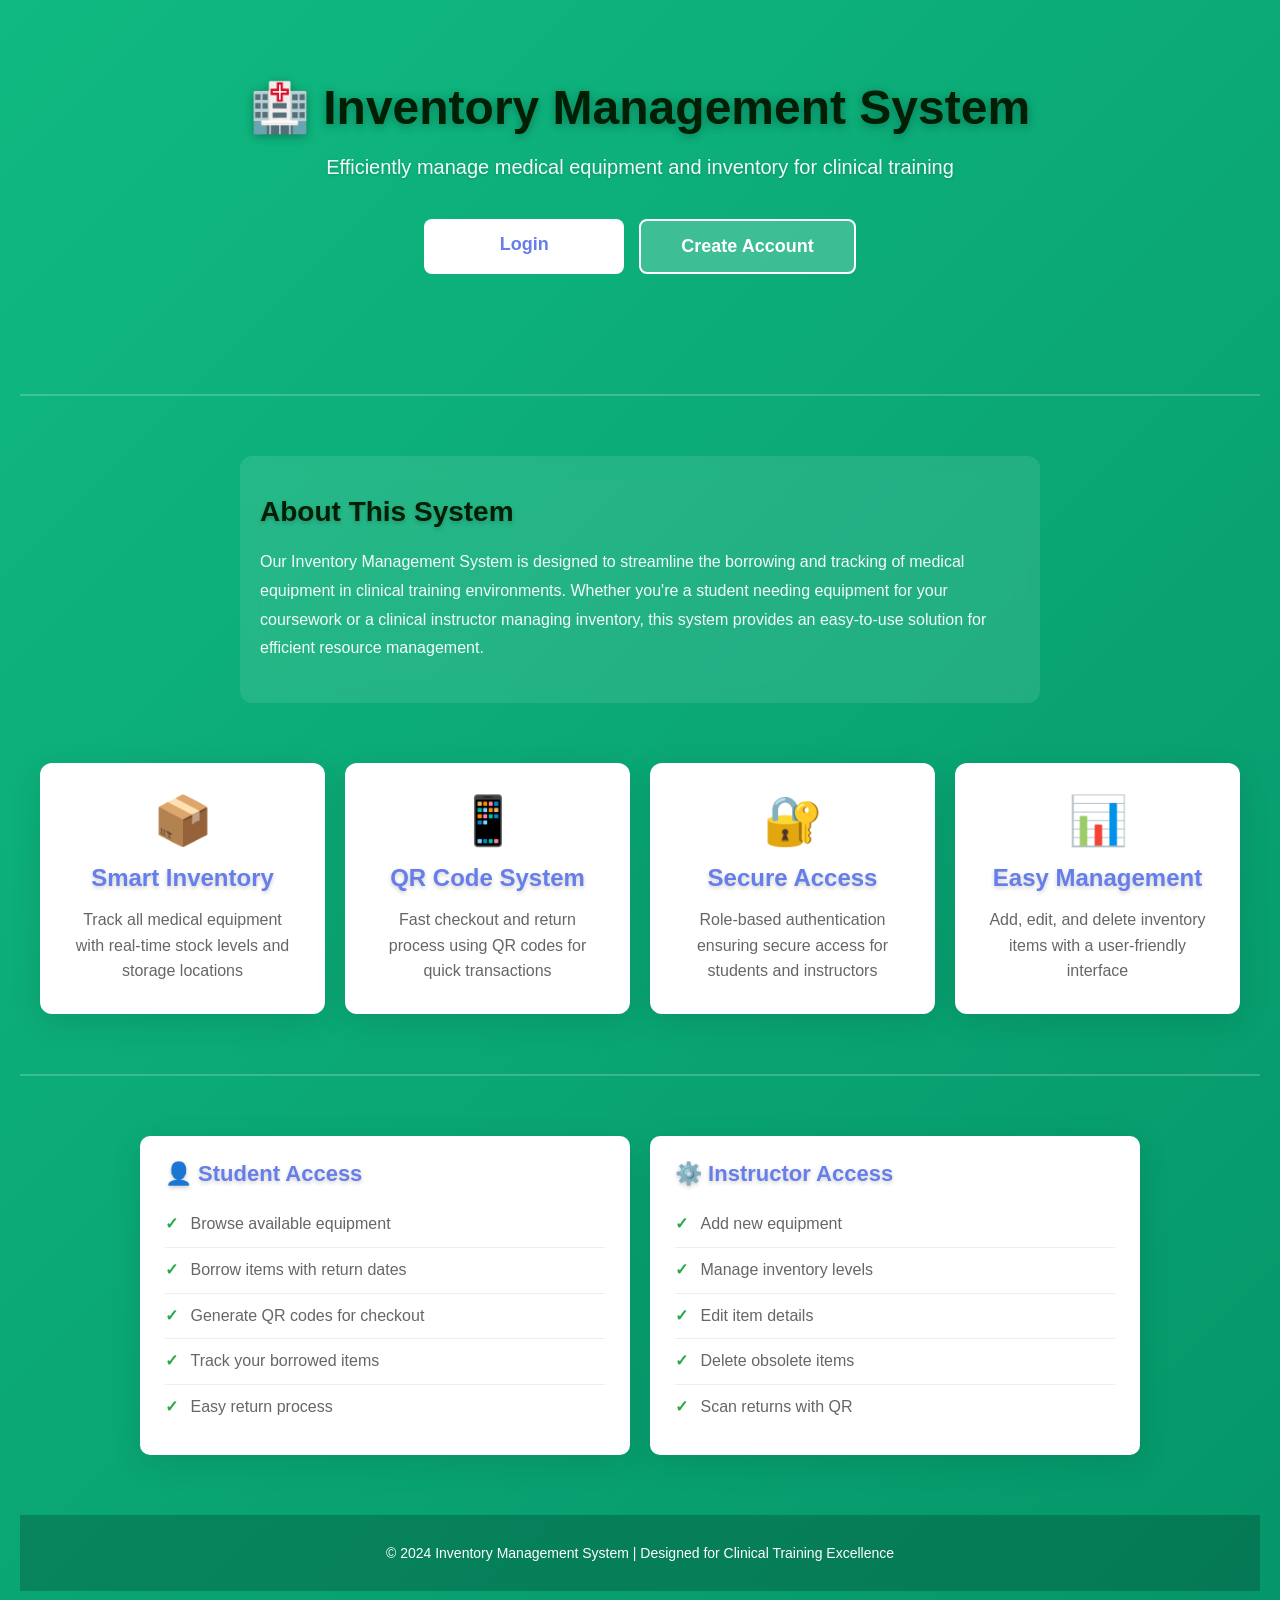
<file: index.html>
<!DOCTYPE html>
<html lang="en">
<head>
  <meta charset="UTF-8">
  <meta name="viewport" content="width=device-width, initial-scale=1.0">
  <title>Inventory Management System</title>
  <link rel="stylesheet" href="style.css">
  <style>
    .hero {
      text-align: center;
      padding: 60px 20px;
      color: white;
    }

    .hero h1 {
      font-size: 48px;
      margin-bottom: 20px;
      text-shadow: 0 2px 10px rgba(0,0,0,0.3);
    }

    .hero p {
      font-size: 20px;
      margin-bottom: 40px;
      opacity: 0.95;
      text-shadow: 0 1px 3px rgba(0,0,0,0.2);
    }

    .cta-buttons {
      display: flex;
      gap: 15px;
      justify-content: center;
      flex-wrap: wrap;
      margin-top: 40px;
    }

    .cta-btn {
      padding: 15px 40px;
      font-size: 18px;
      font-weight: 700;
      border: none;
      border-radius: 8px;
      cursor: pointer;
      transition: all 0.3s ease;
      text-decoration: none;
      display: inline-block;
      min-width: 200px;
    }

    .cta-btn-primary {
      background: white;
      color: #667eea;
    }

    .cta-btn-primary:hover {
      transform: translateY(-3px);
      box-shadow: 0 10px 25px rgba(0,0,0,0.2);
    }

    .cta-btn-secondary {
      background: rgba(255,255,255,0.2);
      color: white;
      border: 2px solid white;
    }

    .cta-btn-secondary:hover {
      background: rgba(255,255,255,0.3);
      transform: translateY(-3px);
    }

    .features {
      display: grid;
      grid-template-columns: repeat(auto-fit, minmax(280px, 1fr));
      gap: 20px;
      margin: 60px 20px;
      max-width: 1200px;
      margin-left: auto;
      margin-right: auto;
    }

    .feature-card {
      background: white;
      padding: 30px;
      border-radius: 12px;
      box-shadow: 0 8px 32px rgba(0,0,0,0.1);
      text-align: center;
      transition: all 0.3s ease;
    }

    .feature-card:hover {
      transform: translateY(-5px);
      box-shadow: 0 12px 40px rgba(0,0,0,0.15);
    }

    .feature-card h3 {
      color: #667eea;
      font-size: 24px;
      margin-bottom: 15px;
    }

    .feature-card p {
      color: #666;
      line-height: 1.6;
      font-size: 16px;
    }

    .feature-icon {
      font-size: 48px;
      margin-bottom: 15px;
    }

    .divider {
      height: 2px;
      background: rgba(255,255,255,0.2);
      margin: 60px 0;
    }

    .info-section {
      background: rgba(255,255,255,0.1);
      padding: 40px 20px;
      border-radius: 12px;
      margin: 40px 20px;
      max-width: 800px;
      margin-left: auto;
      margin-right: auto;
      color: white;
      backdrop-filter: blur(10px);
    }

    .info-section h2 {
      font-size: 28px;
      margin-bottom: 20px;
    }

    .info-section p {
      font-size: 16px;
      line-height: 1.8;
      opacity: 0.95;
    }

    footer {
      background: rgba(0,0,0,0.2);
      color: white;
      text-align: center;
      padding: 30px 20px;
      margin-top: 60px;
      font-size: 14px;
    }

    .role-info {
      display: grid;
      grid-template-columns: repeat(auto-fit, minmax(250px, 1fr));
      gap: 20px;
      margin: 40px 20px;
      max-width: 1000px;
      margin-left: auto;
      margin-right: auto;
    }

    .role-box {
      background: white;
      padding: 25px;
      border-radius: 10px;
      box-shadow: 0 8px 32px rgba(0,0,0,0.1);
    }

    .role-box h3 {
      color: #667eea;
      font-size: 22px;
      margin-bottom: 15px;
    }

    .role-box ul {
      list-style: none;
      padding: 0;
      color: #666;
      line-height: 1.8;
    }

    .role-box ul li {
      padding: 8px 0;
      border-bottom: 1px solid #eee;
    }

    .role-box ul li:last-child {
      border-bottom: none;
    }

    .role-box ul li:before {
      content: "✓ ";
      color: #28a745;
      font-weight: bold;
      margin-right: 8px;
    }

    @media (max-width: 768px) {
      .hero h1 {
        font-size: 32px;
      }

      .hero p {
        font-size: 16px;
      }

      .cta-buttons {
        flex-direction: column;
      }

      .cta-btn {
        width: 100%;
        min-width: auto;
      }

      .features {
        margin: 40px 10px;
      }

      .role-info {
        margin: 30px 10px;
      }
    }
  </style>
</head>
<body>

<div class="hero">
  <h1>🏥 Inventory Management System</h1>
  <p>Efficiently manage medical equipment and inventory for clinical training</p>
  
  <div class="cta-buttons">
    <a href="login.html" class="cta-btn cta-btn-primary">Login</a>
    <a href="register.html" class="cta-btn cta-btn-secondary">Create Account</a>
  </div>
</div>

<div class="divider"></div>

<div class="info-section">
  <h2>About This System</h2>
  <p>
    Our Inventory Management System is designed to streamline the borrowing and tracking of medical equipment 
    in clinical training environments. Whether you're a student needing equipment for your coursework or a 
    clinical instructor managing inventory, this system provides an easy-to-use solution for efficient 
    resource management.
  </p>
</div>

<div class="features">
  <div class="feature-card">
    <div class="feature-icon">📦</div>
    <h3>Smart Inventory</h3>
    <p>Track all medical equipment with real-time stock levels and storage locations</p>
  </div>
  
  <div class="feature-card">
    <div class="feature-icon">📱</div>
    <h3>QR Code System</h3>
    <p>Fast checkout and return process using QR codes for quick transactions</p>
  </div>
  
  <div class="feature-card">
    <div class="feature-icon">🔐</div>
    <h3>Secure Access</h3>
    <p>Role-based authentication ensuring secure access for students and instructors</p>
  </div>
  
  <div class="feature-card">
    <div class="feature-icon">📊</div>
    <h3>Easy Management</h3>
    <p>Add, edit, and delete inventory items with a user-friendly interface</p>
  </div>
</div>

<div class="divider"></div>

<div class="role-info">
  <div class="role-box">
    <h3>👤 Student Access</h3>
    <ul>
      <li>Browse available equipment</li>
      <li>Borrow items with return dates</li>
      <li>Generate QR codes for checkout</li>
      <li>Track your borrowed items</li>
      <li>Easy return process</li>
    </ul>
  </div>
  
  <div class="role-box">
    <h3>⚙️ Instructor Access</h3>
    <ul>
      <li>Add new equipment</li>
      <li>Manage inventory levels</li>
      <li>Edit item details</li>
      <li>Delete obsolete items</li>
      <li>Scan returns with QR</li>
    </ul>
  </div>
</div>

<footer>
  <p>&copy; 2024 Inventory Management System | Designed for Clinical Training Excellence</p>
</footer>

<script src="app.js"></script>
</body>
</html>
</file>
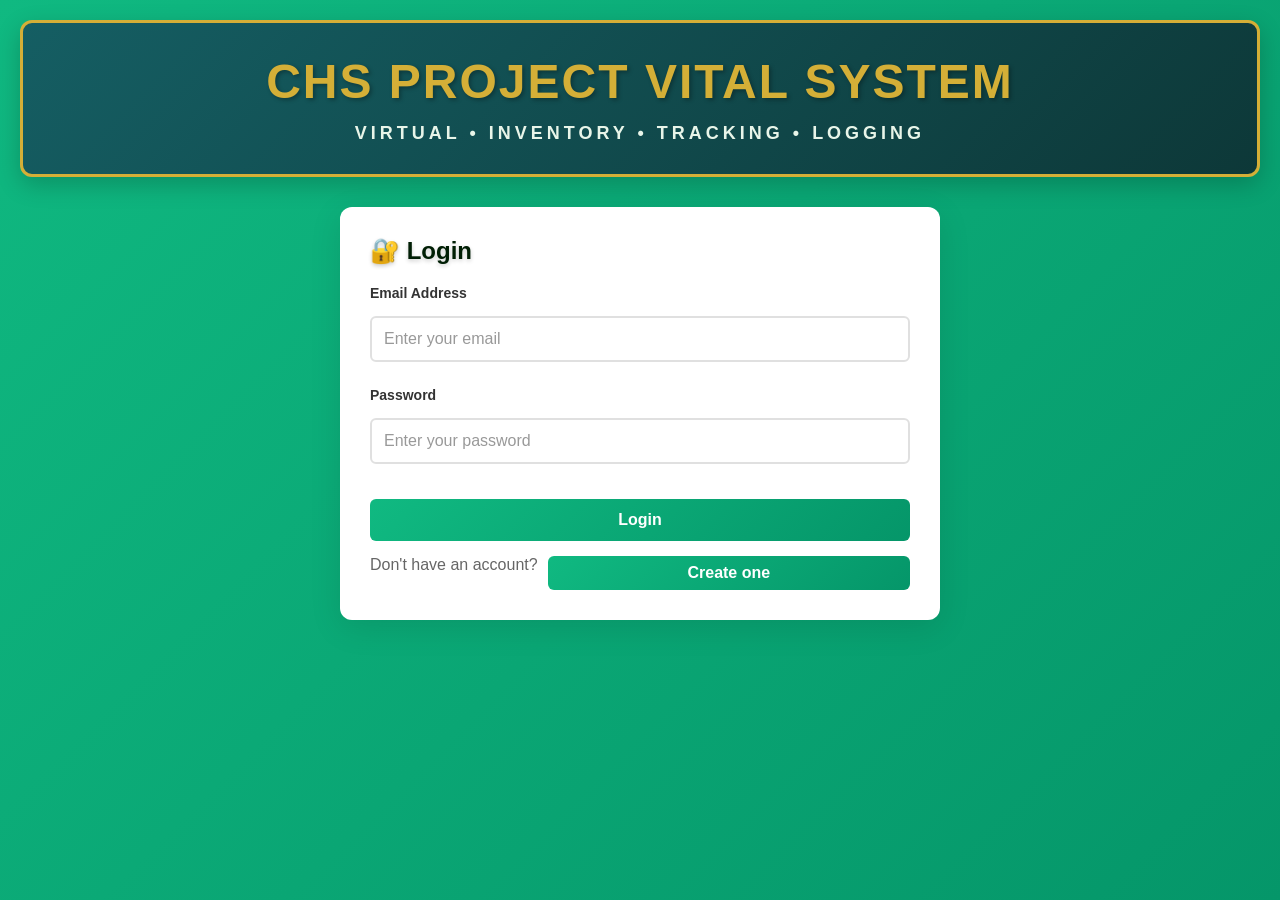
<file: dashboard_admin.html>
<!DOCTYPE html>
<html lang="en">
<head> <meta charset="UTF-8"> <meta name="viewport" content="width=device-width, initial-scale=1.0"> <title>Admin Dashboard — CHS VITAL System</title> <link rel="stylesheet" href="style.css"> <style> .modal { justify-content: center; align-items: center; padding: 20px; }

    .filter-btn {
      padding: 7px 16px;
      font-size: 13px;
      font-weight: 600;
      border: 1.5px solid var(--border);
      border-radius: 20px;
      background: var(--surface);
      color: var(--text-muted);
      cursor: pointer;
      transition: all 0.2s ease;
      font-family: 'DM Sans', sans-serif;
      margin-top: 0;
      width: auto;
    }
    .filter-btn:hover  { border-color: var(--primary); color: var(--primary); transform: none; box-shadow: none; }
    .filter-btn.active { background: var(--primary); color: white; border-color: var(--primary); }

    /* Stock badge */
    .stock-badge {
      display: inline-block;
      padding: 3px 10px;
      border-radius: 20px;
      font-size: 12px;
      font-weight: 700;
    }
    .stock-ok  { background: #d4f3e8; color: #1a6e4a; }
    .stock-low { background: #fff3cd; color: #8a6400; }
    .stock-out { background: #fde8e8; color: var(--danger); }

    /* Type pill */
    .type-pill {
      display: inline-block;
      padding: 3px 10px;
      border-radius: 20px;
      font-size: 12px;
      font-weight: 600;
    }
    .type-consumable     { background: #e8f0ff; color: #2d4fa0; }
    .type-nonconsumable  { background: #f0faf6; color: #1a5a3e; }

    /* Action buttons in table */
    .tbl-btn {
      padding: 5px 12px !important;
      font-size: 12px !important;
      width: auto !important;
      margin: 2px !important;
      border-radius: 6px !important;
    }

    /* ── Arrow Tab Navigation ─────────────────────────── */
    .tab-nav {
      display: flex; align-items: center;
      margin-bottom: 20px; background: var(--surface);
      border-radius: var(--radius); box-shadow: var(--shadow-sm); overflow: hidden;
    }
    .tab-arrow {
      flex: 0 0 48px; height: 52px; background: transparent; border: none;
      font-size: 20px; font-weight: 700; color: var(--primary); cursor: pointer;
      transition: background 0.2s; margin: 0; border-radius: 0;
      display: flex; align-items: center; justify-content: center; width: 48px;
    }
    .tab-arrow:hover:not(:disabled) { background: var(--surface-alt); transform: none; box-shadow: none; }
    .tab-arrow:disabled { opacity: 0.25; cursor: not-allowed; }
    .tab-indicator-wrap {
      flex: 1; display: flex; flex-direction: column; align-items: center;
      justify-content: center; padding: 10px 8px 8px;
      border-left: 1px solid var(--border); border-right: 1px solid var(--border); min-width: 0;
    }
    .tab-label {
      font-size: 14px; font-weight: 700; color: var(--primary);
      font-family: 'DM Sans', sans-serif; white-space: nowrap;
      overflow: hidden; text-overflow: ellipsis; max-width: 100%;
    }
    .tab-dots { display: flex; gap: 6px; margin-top: 5px; }
    .tab-dot {
      width: 7px; height: 7px; border-radius: 50%; background: var(--border);
      transition: all 0.25s; cursor: pointer;
    }
    .tab-dot.active { background: var(--primary); transform: scale(1.3); }

    /* ── Stock unit row ────────────────────────────────── */
    .stock-unit-row { display: flex; gap: 10px; align-items: flex-end; }
    .stock-unit-row .stock-input { flex: 1; }
    .stock-unit-row select.unit-sel { flex: 0 0 100px; }

    /* ── Procedure tags ────────────────────────────────── */
    .proc-tags { display: flex; flex-wrap: wrap; gap: 7px; margin-top: 8px; }
    .proc-tag {
      padding: 5px 13px; border-radius: 20px;
      background: var(--surface-alt); border: 1.5px solid var(--border);
      font-size: 12px; font-weight: 600; color: var(--text-muted);
      cursor: pointer; transition: all 0.18s; user-select: none;
      font-family: 'DM Sans', sans-serif;
    }
    .proc-tag:hover  { border-color: var(--primary); color: var(--primary); background: #edf5f3; }
    .proc-tag.active { background: var(--primary); color: white; border-color: var(--primary); }

    /* ── Suggested items hint ──────────────────────────── */
    #suggestedItems {
      display: none; margin-top: 14px; padding: 14px 16px;
      background: #eaf4f0; border: 1px solid #b0d9cb;
      border-left: 4px solid var(--primary); border-radius: var(--radius);
    }
    #suggestedItems .sugg-title {
      font-size: 11px; font-weight: 700; text-transform: uppercase;
      letter-spacing: 0.7px; color: var(--primary); margin-bottom: 8px;
    }
    .sugg-chip {
      display: inline-block; background: white; border: 1px solid #b0d9cb;
      border-radius: 6px; padding: 4px 10px; font-size: 12px; font-weight: 600;
      color: var(--primary); margin: 3px 3px 3px 0;
    }

    /* ── Inventory pagination ──────────────────────────── */
    .pagination {
      display: flex; align-items: center; justify-content: center;
      gap: 6px; margin-top: 18px; flex-wrap: wrap;
    }
    .pg-btn {
      padding: 7px 14px; font-size: 13px; font-weight: 600;
      border: 1.5px solid var(--border); border-radius: 8px;
      background: var(--surface); color: var(--text-muted);
      cursor: pointer; transition: all 0.2s; font-family: 'DM Sans', sans-serif;
      width: auto; margin: 0;
    }
    .pg-btn:hover:not(:disabled) { border-color: var(--primary); color: var(--primary); transform: none; box-shadow: none; }
    .pg-btn.active { background: var(--primary); color: white; border-color: var(--primary); }
    .pg-btn:disabled { opacity: 0.4; cursor: not-allowed; }
    .pg-info { font-size: 13px; color: var(--text-muted); font-weight: 500; }

    /* ── Add item grid ─────────────────────────────────── */
    .add-grid { display: grid; grid-template-columns: 1fr 1fr; gap: 0 16px; }
    @media (max-width: 520px) { .add-grid { grid-template-columns: 1fr; } }
  </style>
</head>
<body class="dashboard-body"> <div class="page-header"> <h1 class="header-title">CHS PROJECT VITAL SYSTEM</h1> <p class="header-subtitle">VIRTUAL • INVENTORY • TRACKING • LOGGING</p>
</div> <div class="navbar"> <h1> Admin Dashboard</h1> <div class="navbar-right"> <span>Welcome, <strong id="userName"></strong> <span id="roleTag"></span></span> <button class="menu-toggle" onclick="toggleMenu()">Menu</button> </div>
</div> <!-- Side Menu -->
<div id="sideMenu" class="side-menu"> <button class="close-btn" onclick="toggleMenu()">×</button> <div class="side-menu-header"> <strong id="sideUserName">User</strong> <p id="sideUserRole">Role</p> </div> <div class="menu-content"> <button onclick="openProfile()" class="menu-btn"> My Profile</button> <button onclick="changePassword()" class="menu-btn"> Change Password</button> <hr style="margin:10px 0;border:none;border-top:1px solid rgba(255,255,255,0.12);"> <button onclick="logout()" class="menu-btn danger"> Logout</button> </div>
</div> <!-- Profile Modal -->
<div id="profileModal" class="modal"> <div class="modal-content"> <div class="modal-header"> <h3> My Profile</h3> <button class="close-btn" onclick="closeProfile()">×</button> </div> <div class="modal-body"> <div class="form-group"><label>Full Name</label><input type="text" id="profileName" readonly style="background:#f4f7f6;color:#777;"></div> <div class="form-group"><label>Email</label><input type="email" id="profileEmail"></div> <div class="form-group"><label>Contact Number</label><input type="tel" id="profileContact"></div> <div class="form-group"><label>Department</label><input type="text" id="profileDepartment"></div> <button onclick="saveProfile()"> Save Changes</button> </div> </div>
</div> <!-- Password Modal -->
<div id="passwordModal" class="modal"> <div class="modal-content" style="max-width:400px;"> <div class="modal-header"> <h3> Change Password</h3> <button class="close-btn" onclick="closePassword()">×</button> </div> <div class="modal-body"> <div class="form-group"><label>Current Password</label><input type="password" id="currentPassword" placeholder="Enter current password"></div> <div class="form-group"><label>New Password</label><input type="password" id="newPassword" placeholder="At least 8 characters" minlength="8"></div> <div class="form-group"><label>Confirm New Password</label><input type="password" id="confirmPassword" placeholder="Repeat new password"></div> <button onclick="updatePassword()">✓ Update Password</button> </div> </div>
</div> <!-- Edit Item Modal -->
<div id="editModal" class="modal"> <div class="modal-content" style="max-width:500px;"> <div class="modal-header"> <h3> Edit Item</h3> <button class="close-btn" onclick="closeEditModal()">×</button> </div> <div class="modal-body"> <input type="hidden" id="editRowIndex"> <div style="display:grid;grid-template-columns:1fr 1fr;gap:0 16px;"> <div class="form-group"><label>Item Name</label><input id="editItem" type="text"></div> <div class="form-group"><label>Size / Variant</label><input id="editSize" type="text"></div> <div class="form-group"><label>Item Code</label><input id="editCode" type="text"></div> <div class="form-group"><label>Stock Quantity</label><input id="editStock" type="number" min="0"></div> <div class="form-group"> <label>Item Type</label> <select id="editType"> <option value="Consumable">Consumable</option> <option value="Non-Consumable">Non-Consumable</option> </select> </div> <div class="form-group"><label>Storage Location</label><input id="editLocation" type="text"></div> </div> <div style="display:flex;gap:10px;margin-top:8px;"> <button onclick="saveEditItem(event)" style="flex:1;"> Save Changes</button> <button onclick="closeEditModal()" style="flex:1;background:var(--surface-alt);color:var(--text-main);border:1.5px solid var(--border);margin-top:0;">Cancel</button> </div> </div> </div>
</div> <!-- Borrower Detail Modal -->
<div id="borrowerDetailModal" class="modal"> <div class="modal-content" style="max-width:540px;"> <div class="modal-header"> <h3 id="detailModalTitle">Borrower Details</h3> <button class="close-btn" onclick="closeDetailModal()">×</button> </div> <div class="modal-body" id="detailModalBody"></div> </div>
</div> <!-- Dashboard Content -->
<div class="dashboard-main"> <div class="tab-nav" id="tabNav"> <button class="tab-arrow" id="tabPrev" onclick="navTab(-1)" disabled>&#8592;</button> <div class="tab-indicator-wrap"> <div class="tab-label" id="tabLabel"> Inventory</div> <div class="tab-dots" id="tabDots"></div> </div> <button class="tab-arrow" id="tabNext" onclick="navTab(1)">&#8594;</button> </div> <!-- Hidden badges still updated by JS, read by updateAdminBadges() --> <span id="alertsCount"  style="display:none;"></span> <span id="borrowedCount" style="display:none;"></span> <!-- TAB: By Shelf --> <div id="shelf-tab" class="tab-content"> <div class="card"> <h3>️ Inventory by Shelf / Location</h3> <p style="color:var(--text-muted);font-size:14px;margin-bottom:18px;">Items grouped by their storage location.</p> <div id="shelfGrid"></div> </div> </div> <!-- TAB: Add Stock --> <div id="addstock-tab" class="tab-content"> <div class="card"> <h3>+ Add Stock to Existing Items</h3> <p style="color:var(--text-muted);font-size:14px;margin-bottom:18px;">Enter the quantity to add to each item's current stock.</p> <div class="form-group" style="margin-bottom:16px;"> <input id="addStockSearch" type="text" placeholder=" Search items..."
          oninput="filterAddStock()"
          style="width:100%;padding:10px 14px;border:1.5px solid var(--border);border-radius:8px;font-size:14px;font-family:'DM Sans',sans-serif;color:var(--text-main);background:var(--surface);outline:none;transition:border-color 0.2s;"
          onfocus="this.style.borderColor='var(--primary)'" onblur="this.style.borderColor='var(--border)'"> </div> <div id="addStockGrid"></div> </div> </div> <!-- TAB: Stock Alerts --> <div id="alerts-tab" class="tab-content"> <div class="card"> <h3> Stock Alerts</h3> <p style="color:var(--text-muted);font-size:14px;margin-bottom:18px;">Items that are out of stock or running low (≤ 5).</p> <div id="alertsList"></div> </div> </div> <div id="inventory-tab" class="tab-content active"> <div class="card"> <h3>+ Add New Item</h3> <div class="add-grid"> <div class="form-group"><label>Item Name</label><input id="item" type="text" placeholder="e.g., Stethoscope"></div> <div class="form-group"><label>Size / Variant</label><input id="size" type="text" placeholder="e.g., Large, Adult"></div> <div class="form-group"><label>Item Code</label><input id="code" type="text" placeholder="e.g., STH-001"></div> <div class="form-group"> <label>Stock Quantity &amp; Unit</label> <div class="stock-unit-row"> <input id="stock" type="number" placeholder="0" min="0" class="stock-input"> <select id="stockUnit" class="unit-sel"> <option value="pcs">pcs</option><option value="boxes">boxes</option> <option value="sets">sets</option><option value="rolls">rolls</option> <option value="pairs">pairs</option><option value="bottles">bottles</option> </select> </div> </div> <div class="form-group"> <label>Item Type</label> <select id="type"> <option value="">— Select type —</option> <option value="Consumable">Consumable</option> <option value="Non-Consumable">Non-Consumable</option> </select> </div> <div class="form-group"><label>Storage Location</label><input id="location" type="text" placeholder="e.g., Cabinet A1"></div> </div> <!-- Procedure picker --> <div class="form-group" style="margin-top:8px;"> <label>Used in Procedures <span style="font-weight:400;color:var(--text-muted);font-size:12px;">(select all that apply)</span></label> <div class="proc-tags" id="addProcTags"></div> </div> <div id="suggestedItems"> <div class="sugg-title"> Common items for this procedure</div> <div id="suggChips"></div> </div> <button onclick="addItem(event)" style="margin-top:16px;">+ Add Item</button> </div> <div class="card"> <h3> Inventory List</h3> <div style="display:flex;gap:10px;margin-bottom:14px;align-items:center;flex-wrap:wrap;"> <input id="inventorySearch" type="text" placeholder=" Search items by name, code, or location..."
          oninput="searchAndPage()"
          style="flex:1;min-width:180px;padding:10px 14px;border:1.5px solid var(--border);border-radius:8px;font-size:14px;font-family:'DM Sans',sans-serif;color:var(--text-main);background:var(--surface);outline:none;transition:border-color 0.2s;"
          onfocus="this.style.borderColor='var(--primary)'" onblur="this.style.borderColor='var(--border)'"> <span id="invTotalCount" style="font-size:13px;color:var(--text-muted);white-space:nowrap;"></span> </div> <div class="table-wrapper"> <table id="inventoryTable"></table> </div> <div class="pagination" id="invPagination"></div> </div> </div> <!-- TAB: Borrows --> <div id="borrowed-tab" class="tab-content"> <div class="card"> <h3> Borrow Tracking</h3> <div id="warningContainer"></div> <div style="display:flex;gap:8px;margin-bottom:18px;flex-wrap:wrap;"> <button class="filter-btn active" onclick="setFilter('all',this)">All Borrowers</button> <button class="filter-btn" onclick="setFilter('borrowed',this)"> Active</button> <button class="filter-btn" onclick="setFilter('returned',this)"> Returned</button> <button class="filter-btn" onclick="setFilter('overdue',this)"> Overdue</button> </div> <div id="borrowerGrid"></div> </div> </div> <!-- TAB: Scanner --> <div id="scanner-tab" class="tab-content"> <div class="card"> <h3> QR Code Scanner</h3> <div class="hint-box"> <strong>How scanning works:</strong><br> • <strong>First scan:</strong> Confirms borrow — stock is deducted<br> • <strong>Second scan (same QR):</strong> Confirms return — stock is restored
      </div> <p style="color:var(--text-muted);font-size:14px;margin-bottom:18px;">Open the scanner in a full-screen view for best camera performance.</p> <a href="scanner.html" style="display:inline-block;padding:12px 28px;background:var(--primary);color:white;border-radius:8px;font-weight:600;text-decoration:none;font-size:15px;transition:all 0.2s;"> Open Scanner</a> </div> </div>
</div> <script src="app.js"></script>
<script>
let currentData      = [];
let allBorrowRecords = [];
let currentFilter    = 'all';

// ── Auth ──────────────────────────────────────────────────
function checkAuth() {
  const id   = localStorage.getItem("userID");
  const name = localStorage.getItem("userName");
  const role = localStorage.getItem("userRole");
  if (!id) { window.location = "login.html"; return; }
  if (role === "Borrower") { window.location = "dashboard_borrower.html"; return; }

  document.getElementById("userName").textContent     = name || "User";
  document.getElementById("sideUserName").textContent = name || "User";
  document.getElementById("sideUserRole").textContent = role || "";

  const roleColors = { "Clinical Instructor":"role-admin", "Student Assistant":"role-sa" };
  const tag = document.getElementById("roleTag");
  tag.className = "role-badge " + (roleColors[role] || "role-admin");
  tag.textContent = role || "";
}

// ── Side Menu ─────────────────────────────────────────────
function toggleMenu() { document.getElementById("sideMenu").classList.toggle("active"); }
document.addEventListener("click", e => {
  const menu = document.getElementById("sideMenu");
  const tog  = document.querySelector(".menu-toggle");
  if (menu && !menu.contains(e.target) && tog && !tog.contains(e.target))
    menu.classList.remove("active");
});

// ── Procedure data ───────────────────────────────────────
const PROCEDURES = [
  { id:'handwash',    label:' Hand Washing' },
  { id:'wound',       label:' Wound Care' },
  { id:'ie',          label:' Internal Examination' },
  { id:'catheter',    label:' Female Catheterization' },
  { id:'leopold',     label:' Leopold\'s Maneuver' },
  { id:'perianal',    label:'️ Perianal Flushing' },
  { id:'newborn',     label:' Newborn Care' },
  { id:'intrapartum', label:' Intrapartum Care' },
  { id:'vitals',      label:' Vital Signs' },
  { id:'injection',   label:' Injection / IV' },
  { id:'ngt',         label:'️ NGT Insertion' },
  { id:'cpr',         label:' CPR / BLS' },
];
const PROC_ITEMS = {
  handwash:    ['soap','alcohol','hand sanitizer','basin','towel','gloves','apron'],
  wound:       ['gauze','bandage','dressing','iodine','antiseptic','forceps','scissors','tape','saline','cotton','syringe','gloves','basin'],
  ie:          ['gloves','sterile gloves','lubricant','jelly','speculum','drape','basin','pad','underpad'],
  catheter:    ['catheter','foley','urine bag','drainage bag','lubricant','jelly','sterile gloves','antiseptic','cotton','syringe','saline','basin','tape','drape'],
  leopold:     ['stethoscope','doppler','fetoscope','measuring tape','tape measure','lubricant','jelly','gloves','drape'],
  perianal:    ['basin','soap','cotton','gauze','gloves','towel','pad','underpad','forceps','antiseptic'],
  newborn:     ['bulb syringe','suction','cord clamp','vitamin k','erythromycin','eye ointment','scale','blanket','towel','gloves','basin','thermometer','stethoscope','tape','measuring tape'],
  intrapartum: ['gloves','sterile gloves','scissors','clamp','cord clamp','basin','drape','suture','needle','syringe','iv','catheter','stethoscope','doppler','pad','underpad','gauze','cotton','antiseptic'],
  vitals:      ['stethoscope','bp apparatus','thermometer','pulse oximeter','watch','penlight'],
  injection:   ['syringe','needle','alcohol swab','tourniquet','iv catheter','tape','gloves','cotton'],
  ngt:         ['ngt tube','syringe','tape','lubricant','tongue depressor','penlight','gloves','basin'],
  cpr:         ['bvm','ambu bag','face shield','gloves','aed','suction catheter'],
};
let selectedAddProcs = new Set();

function buildProcTags(containerId, selectedSet, onChangeCb) {
  const container = document.getElementById(containerId);
  if (!container) return;
  container.innerHTML = '';
  PROCEDURES.forEach(proc => {
    const tag = document.createElement('span');
    tag.className = 'proc-tag' + (selectedSet.has(proc.id) ? ' active' : '');
    tag.textContent = proc.label;
    tag.onclick = () => {
      if (selectedSet.has(proc.id)) { selectedSet.delete(proc.id); tag.classList.remove('active'); }
      else { selectedSet.add(proc.id); tag.classList.add('active'); }
      if (onChangeCb) onChangeCb();
    };
    container.appendChild(tag);
  });
}

function updateSuggestions() {
  const box = document.getElementById('suggestedItems');
  const chips = document.getElementById('suggChips');
  if (selectedAddProcs.size === 0) { box.style.display = 'none'; return; }
  const seen = new Set(), allItems = [];
  selectedAddProcs.forEach(pid => {
    (PROC_ITEMS[pid] || []).forEach(it => { if (!seen.has(it)) { seen.add(it); allItems.push(it); }});
  });
  box.style.display = 'block';
  chips.innerHTML = allItems.map(it => `<span class="sugg-chip"> ${it}</span>`).join('');
}

// ── Arrow Tab Navigation ─────────────────────────────────
const ADMIN_TABS = [
  { id: 'inventory-tab', label: ' Inventory' },
  { id: 'shelf-tab',     label: '️ By Shelf' },
  { id: 'addstock-tab',  label: '+ Add Stock' },
  { id: 'alerts-tab',    label: ' Alerts' },
  { id: 'borrowed-tab',  label: ' Borrows' },
  { id: 'scanner-tab',   label: ' Scanner' }
];
let _adminTabIdx = 0;

function initAdminTabNav() {
  const dots = document.getElementById('tabDots');
  if (!dots) return;
  dots.innerHTML = '';
  ADMIN_TABS.forEach((t, i) => {
    const d = document.createElement('span');
    d.className = 'tab-dot' + (i === 0 ? ' active' : '');
    d.id = 'admindot_' + i;
    d.title = t.label.replace(/^\S+\s/, '');
    d.onclick = () => goToAdminTab(i);
    dots.appendChild(d);
  });
  updateAdminTabNav();
  // Init procedure tags
  buildProcTags('addProcTags', selectedAddProcs, updateSuggestions);
  // Init modals backdrop close
  ['profileModal','passwordModal','editModal','borrowerDetailModal'].forEach(id => {
    const el = document.getElementById(id);
    if (el) el.addEventListener('click', e => { if (e.target === el) el.style.display = 'none'; });
  });
}

function navTab(dir) { goToAdminTab(_adminTabIdx + dir); }

function goToAdminTab(idx) {
  _adminTabIdx = Math.max(0, Math.min(ADMIN_TABS.length - 1, idx));
  document.querySelectorAll('.tab-content').forEach(t => t.classList.remove('active'));
  document.getElementById(ADMIN_TABS[_adminTabIdx].id).classList.add('active');
  updateAdminTabNav();
  const tabId = ADMIN_TABS[_adminTabIdx].id;
  if (tabId === 'borrowed-tab')  loadBorrowedItemsTracking();
  if (tabId === 'shelf-tab')     renderShelfView();
  if (tabId === 'addstock-tab')  renderAddStock();
  if (tabId === 'alerts-tab')    renderAlerts();
}

function updateAdminTabNav() {
  const label = document.getElementById('tabLabel');
  const prev  = document.getElementById('tabPrev');
  const next  = document.getElementById('tabNext');
  if (label) label.textContent = ADMIN_TABS[_adminTabIdx].label;
  if (prev)  prev.disabled  = _adminTabIdx === 0;
  if (next)  next.disabled  = _adminTabIdx === ADMIN_TABS.length - 1;
  ADMIN_TABS.forEach((_, i) => {
    const d = document.getElementById('admindot_' + i);
    if (d) d.className = 'tab-dot' + (i === _adminTabIdx ? ' active' : '');
  });
  // Show counts in label
  const ab = document.getElementById('alertsCount');
  const bb = document.getElementById('borrowedCount');
  if (_adminTabIdx === 3 && ab && ab.textContent) label.textContent = ' Alerts (' + ab.textContent + ')';
  if (_adminTabIdx === 4 && bb && bb.textContent) label.textContent = ' Borrows (' + bb.textContent + ')';
}

// backward compat
function switchTab(tabName, btn) {
  const idx = ADMIN_TABS.findIndex(t => t.id === tabName);
  if (idx >= 0) goToAdminTab(idx);
}

// ── Shelf View ────────────────────────────────────────────
function renderShelfView() {
  const grid = document.getElementById("shelfGrid");
  if (!currentData || currentData.length <= 1) {
    grid.innerHTML = "<div class='empty-state'><div class='icon'></div>No inventory items yet</div>";
    return;
  }
  // Group by location (col 6)
  const shelves = {};
  for (let i = 1; i < currentData.length; i++) {
    const row      = currentData[i];
    const location = (row[6] || "Unassigned").trim();
    if (!shelves[location]) shelves[location] = [];
    shelves[location].push(row);
  }
  const sorted = Object.keys(shelves).sort();
  grid.innerHTML = "";
  const wrapper = document.createElement('div');
  wrapper.style.cssText = 'display:grid;grid-template-columns:repeat(auto-fill,minmax(280px,1fr));gap:14px;';

  sorted.forEach(loc => {
    const items = shelves[loc];
    const itemCount = items.length;
    const card = document.createElement('div');
    card.style.cssText = 'background:var(--surface);border:1.5px solid var(--border);border-radius:14px;overflow:hidden;';
    card.innerHTML = `
      <div style="background:var(--primary);color:white;padding:12px 16px;display:flex;justify-content:space-between;align-items:center;"> <span style="font-weight:700;font-size:14px;"> ${loc}</span> <span style="background:rgba(255,255,255,0.2);font-size:12px;font-weight:700;padding:2px 10px;border-radius:20px;">${itemCount} item${itemCount>1?'s':''}</span> </div> <div style="padding:12px 16px;"> ${items.map(row => {
          const stock = parseInt(row[4]) || 0;
          const type  = row[5] || "";
          let stockColor = stock === 0 ? 'var(--danger)' : stock <= 5 ? 'var(--warning)' : 'var(--success)';
          return `
            <div style="display:flex;justify-content:space-between;align-items:center;padding:8px 0;border-bottom:1px solid var(--border);"> <div> <div style="font-weight:600;font-size:14px;color:var(--primary);">${row[1]||'—'}${row[2]?' <em style="font-weight:400;font-size:12px;color:var(--text-muted);">— '+row[2]+'</em>':''}</div> <div style="font-size:11px;color:var(--text-muted);margin-top:2px;">${type}</div> </div> <div style="text-align:right;font-weight:700;font-size:14px;color:${stockColor};">${stock} <span style="font-size:11px;font-weight:400;color:var(--text-muted);">in stock</span></div> </div>`;
        }).join("")}
      </div>`;
    wrapper.appendChild(card);
  });
  grid.appendChild(wrapper);
}

// ── Add Stock ─────────────────────────────────────────────
function renderAddStock() {
  const grid = document.getElementById("addStockGrid");
  if (!currentData || currentData.length <= 1) {
    grid.innerHTML = "<div class='empty-state'><div class='icon'></div>No inventory items yet</div>";
    return;
  }
  grid.innerHTML = "";
  const wrapper = document.createElement('div');
  wrapper.style.cssText = 'display:grid;grid-template-columns:repeat(auto-fill,minmax(260px,1fr));gap:14px;';

  for (let i = 1; i < currentData.length; i++) {
    const row   = currentData[i];
    const idx   = i;
    const stock = parseInt(row[4]) || 0;
    const name  = row[1] || "—";
    const size  = row[2] ? ` — ${row[2]}` : "";
    const loc   = row[6] || "—";

    const card = document.createElement('div');
    card.className = 'addstock-card';
    card.dataset.search = (name + size + loc).toLowerCase();
    card.style.cssText = 'background:var(--surface);border:1.5px solid var(--border);border-radius:14px;padding:16px;transition:box-shadow 0.2s;';
    card.innerHTML = `
      <div style="font-weight:700;font-size:15px;color:var(--primary);margin-bottom:4px;">${name}<em style="font-weight:400;font-size:13px;color:var(--text-muted);">${size}</em></div> <div style="font-size:12px;color:var(--text-muted);margin-bottom:4px;"> ${loc}</div> <div style="font-size:13px;font-weight:600;color:var(--text-main);margin-bottom:14px;">Current: <span style="color:${stock<=5?'var(--danger)':'var(--success)'};">${stock}</span></div> <div style="display:flex;gap:8px;align-items:center;"> <input type="number" min="1" placeholder="Qty" id="addqty_${idx}"
          style="flex:1;padding:9px 12px;border:1.5px solid var(--border);border-radius:8px;font-size:14px;font-family:'DM Sans',sans-serif;outline:none;"
          onfocus="this.style.borderColor='var(--primary)'" onblur="this.style.borderColor='var(--border)'"
          onkeydown="if(event.key==='Enter') addStockToItem(${idx}, this)"> <button onclick="addStockToItem(${idx}, document.getElementById('addqty_${idx}'))"
          style="padding:9px 18px;background:var(--primary);color:white;border:none;border-radius:8px;font-weight:700;font-size:13px;cursor:pointer;font-family:'DM Sans',sans-serif;white-space:nowrap;width:auto;margin:0;"> Add
        </button> </div>`;
    wrapper.appendChild(card);
  }
  grid.appendChild(wrapper);
}

function filterAddStock() {
  const q = document.getElementById("addStockSearch").value.toLowerCase();
  document.querySelectorAll(".addstock-card").forEach(c => {
    c.style.display = c.dataset.search.includes(q) ? "" : "none";
  });
}

function addStockToItem(rowIndex, inputEl) {
  const qty = parseInt(inputEl.value);
  if (!qty || qty < 1) { showNotification("Please enter a valid quantity","error"); return; }

  const currentStock = parseInt(currentData[rowIndex][4]) || 0;
  const newStock     = currentStock + qty;

  fetch(API, { method:"POST", body: new URLSearchParams({ action:"updateItem", row:rowIndex, col:4, value:newStock }) })
  .then(r=>r.json())
  .then(data => {
    if (data.status === "success") {
      showNotification(`✓ Added ${qty} to stock. New total: ${newStock}`,"success");
      inputEl.value = "";
      loadItems(); // Refresh inventory data
      setTimeout(() => renderAddStock(), 600);
    } else {
      showNotification("Failed to update stock","error");
    }
  })
  .catch(() => showNotification("Error updating stock","error"));
}

// ── Stock Alerts ──────────────────────────────────────────
function renderAlerts() {
  const container = document.getElementById("alertsList");
  if (!currentData || currentData.length <= 1) {
    container.innerHTML = "<div class='empty-state'><div class='icon'></div>No inventory data</div>";
    return;
  }

  const outOfStock = [];
  const lowStock   = [];
  for (let i = 1; i < currentData.length; i++) {
    const row   = currentData[i];
    const stock = parseInt(row[4]) || 0;
    if (stock === 0)       outOfStock.push({ row, idx: i });
    else if (stock <= 5)   lowStock.push({ row, idx: i });
  }

  // Update badge
  const total = outOfStock.length + lowStock.length;
  const badge = document.getElementById("alertsCount");
  if (total > 0) { badge.textContent = total; badge.style.display = "inline-block"; }
  else badge.style.display = "none";
  if (typeof updateAdminTabNav === 'function') updateAdminTabNav();

  if (outOfStock.length === 0 && lowStock.length === 0) {
    container.innerHTML = "<div class='empty-state'><div class='icon'></div>All items have sufficient stock</div>";
    return;
  }

  let html = "";

  if (outOfStock.length > 0) {
    html += `<div style="font-size:11px;text-transform:uppercase;letter-spacing:0.8px;font-weight:700;color:var(--danger);margin-bottom:12px;"> Out of Stock (${outOfStock.length})</div>`;
    outOfStock.forEach(({ row }) => {
      html += alertCard(row, "out");
    });
    if (lowStock.length > 0) html += `<hr style="border:none;border-top:1px solid var(--border);margin:18px 0;">`;
  }

  if (lowStock.length > 0) {
    html += `<div style="font-size:11px;text-transform:uppercase;letter-spacing:0.8px;font-weight:700;color:var(--warning);margin-bottom:12px;"> Low Stock (${lowStock.length})</div>`;
    lowStock.forEach(({ row }) => {
      html += alertCard(row, "low");
    });
  }

  container.innerHTML = html;
}

function alertCard(row, type) {
  const stock    = parseInt(row[4]) || 0;
  const isOut    = type === "out";
  const bg       = isOut ? '#fff5f5' : '#fffbea';
  const border   = isOut ? 'var(--danger)' : 'var(--warning)';
  const label    = isOut ? ' Out of Stock' : ` Low — only ${stock} left`;
  const labelClr = isOut ? 'var(--danger)' : '#8a6400';
  return `
    <div style="background:${bg};border:1px solid ${border};border-left:4px solid ${border};border-radius:10px;padding:14px 16px;margin-bottom:10px;display:flex;justify-content:space-between;align-items:center;gap:12px;"> <div> <div style="font-weight:700;font-size:14px;color:var(--primary);">${row[1]||'—'}${row[2]?' <em style="font-weight:400;font-size:13px;color:var(--text-muted);">— '+row[2]+'</em>':''}</div> <div style="font-size:12px;color:var(--text-muted);margin-top:2px;"> ${row[6]||'—'} &nbsp;|&nbsp; ${row[5]||'—'}</div> </div> <span style="font-size:12px;font-weight:700;color:${labelClr};white-space:nowrap;">${label}</span> </div>`;
}

// ── Profile ───────────────────────────────────────────────
function openProfile() {
  document.getElementById("sideMenu").classList.remove("active");
  document.getElementById("profileModal").style.display = "flex";
  fetch(API, { method:"POST", body: new URLSearchParams({ action:"getUserProfile", userID:localStorage.getItem("userID") }) })
  .then(r=>r.json()).then(data => {
    if (data.status === "success") {
      document.getElementById("profileName").value       = data.name       || "";
      document.getElementById("profileEmail").value      = data.email      || "";
      document.getElementById("profileContact").value    = data.contact    || "";
      document.getElementById("profileDepartment").value = data.department || "";
    }
  });
}
function closeProfile() { document.getElementById("profileModal").style.display = "none"; }
function saveProfile() {
  fetch(API, { method:"POST", body: new URLSearchParams({
    action:"updateUserProfile", userID:localStorage.getItem("userID"),
    email:document.getElementById("profileEmail").value,
    contact:document.getElementById("profileContact").value,
    department:document.getElementById("profileDepartment").value
  })})
  .then(r=>r.json()).then(data => {
    if (data.status==="success") { showNotification("✓ Profile updated!","success"); closeProfile(); }
    else showNotification("Failed to update profile","error");
  });
}

// ── Password ──────────────────────────────────────────────
function changePassword() {
  document.getElementById("sideMenu").classList.remove("active");
  document.getElementById("passwordModal").style.display = "flex";
}
function closePassword() {
  document.getElementById("passwordModal").style.display = "none";
  ["currentPassword","newPassword","confirmPassword"].forEach(id => document.getElementById(id).value = "");
}
function updatePassword() {
  const np = document.getElementById("newPassword").value;
  const cp = document.getElementById("confirmPassword").value;
  if (np !== cp)    { showNotification("Passwords do not match","error"); return; }
  if (np.length < 8){ showNotification("Password must be at least 8 characters","error"); return; }
  fetch(API, { method:"POST", body: new URLSearchParams({
    action:"changePassword", userID:localStorage.getItem("userID"),
    currentPassword:document.getElementById("currentPassword").value, newPassword:np
  })})
  .then(r=>r.json()).then(data => {
    if (data.status==="success") { showNotification("✓ Password changed!","success"); closePassword(); }
    else showNotification(data.message||"Failed to change password","error");
  });
}

// Modal backdrop close
document.addEventListener("DOMContentLoaded", () => {
  ["profileModal","passwordModal","editModal","borrowerDetailModal"].forEach(id => {
    const el = document.getElementById(id);
    if (el) el.addEventListener("click", e => { if (e.target === el) el.style.display = "none"; });
  });
});

// ── Inventory search + pagination ─────────────────────────
let _filteredInvRows = [];
let _invPage = 1;
const INV_PER_PAGE = 10;

function searchAndPage() { _invPage = 1; applyInvFilter(); }

function applyInvFilter() {
  const q = (document.getElementById('inventorySearch')?.value || '').toLowerCase().trim();
  _filteredInvRows = currentData.length <= 1 ? [] : currentData.slice(1).filter(row => [row[1],row[2],row[3],row[6]].some(v => (v||'').toString().toLowerCase().includes(q))
  );
  renderInvPage();
}

// legacy alias
function filterInventoryTable() { applyInvFilter(); }

function renderInvPage() {
  const table = document.getElementById('inventoryTable');
  const total = _filteredInvRows.length;
  const countEl = document.getElementById('invTotalCount');
  if (countEl) countEl.textContent = total ? total + ' item' + (total !== 1 ? 's' : '') : '';
  if (total === 0) {
    table.innerHTML = '<tr><td colspan="9" style="text-align:center;color:#999;padding:30px;">No items found.</td></tr>';
    document.getElementById('invPagination').innerHTML = '';
    return;
  }
  const totalPages = Math.ceil(total / INV_PER_PAGE);
  _invPage = Math.min(_invPage, totalPages);
  const start = (_invPage - 1) * INV_PER_PAGE;
  const end   = Math.min(start + INV_PER_PAGE, total);
  const pageRows = _filteredInvRows.slice(start, end);

  table.innerHTML = '<thead><tr><th>Item</th><th>Size</th><th>Code</th><th>Stock</th><th>Status</th><th>Type</th><th>Location</th><th>Procedures</th><th>Actions</th></tr></thead><tbody></tbody>';
  const tbody = table.querySelector('tbody');
  pageRows.forEach(row => {
    const realIdx = currentData.indexOf(row);
    const stock = parseInt(row[4]) || 0;
    const unit  = row[7] || 'pcs';
    // Procedures badges (col 8)
    const procIds = row[8] ? String(row[8]).split(',').map(p=>p.trim()).filter(Boolean) : [];
    const procHTML = procIds.length
      ? procIds.map(pid => { const p = PROCEDURES.find(x=>x.id===pid); return p ? `<span style="display:inline-block;background:#e8f4ff;color:#1a5fa0;border-radius:20px;padding:1px 7px;font-size:11px;font-weight:600;margin:1px;">${p.label.split(' ').slice(1).join(' ')}</span>` : ''; }).join('')
      : '<span style="color:var(--text-muted);font-size:12px;">—</span>';
    const stockBadge = stock===0 ? '<span class="stock-badge stock-out">Out of Stock</span>'
      : stock<=3 ? `<span class="stock-badge stock-low">Low (${stock})</span>`
      : `<span class="stock-badge stock-ok">In Stock (${stock})</span>`;
    const typeVal = (row[5]||'').trim();
    const typePill = typeVal==='Consumable' ? '<span class="type-pill type-consumable">Consumable</span>'
      : typeVal==='Non-Consumable' ? '<span class="type-pill type-nonconsumable">Non-Consumable</span>'
      : `<span style="color:var(--text-muted);font-size:13px;">${typeVal||'—'}</span>`;
    const tr = document.createElement('tr');
    tr.innerHTML = `<td style="font-weight:600;">${row[1]||'—'}</td><td>${row[2]||'—'}</td><td><code style="font-size:12px;background:#f4f7f6;padding:2px 6px;border-radius:4px;">${row[3]||'—'}</code></td><td style="font-weight:700;color:${stock===0?'var(--danger)':stock<=3?'var(--warning)':'var(--text-main)'}">${stock} <span style="font-size:11px;font-weight:400;color:var(--text-muted);">${unit}</span></td><td>${stockBadge}</td><td>${typePill}</td><td>${row[6]||'—'}</td><td>${procHTML}</td><td style="white-space:nowrap;"><button class="tbl-btn btn-success" onclick="openEditModal(${realIdx})" style="background:var(--primary);"> Edit</button><button class="tbl-btn btn-danger" onclick="deleteItem(${realIdx})"> Delete</button></td>`;
    tbody.appendChild(tr);
  });
  // Pagination
  const pg = document.getElementById('invPagination'); pg.innerHTML = '';
  if (totalPages <= 1) return;
  const prev = document.createElement('button'); prev.className='pg-btn'; prev.textContent='← Prev'; prev.disabled=_invPage===1;
  prev.onclick=()=>{_invPage--;renderInvPage();};
  pg.appendChild(prev);
  const ps=Math.max(1,Math.min(_invPage-2,totalPages-4)), pe=Math.min(totalPages,ps+4);
  for(let p=ps;p<=pe;p++){const b=document.createElement('button');b.className='pg-btn'+(p===_invPage?' active':'');b.textContent=p;b.onclick=(()=>{const pp=p;return()=>{_invPage=pp;renderInvPage();};})();pg.appendChild(b);}
  const info=document.createElement('span');info.className='pg-info';info.textContent=`${start+1}–${end} of ${total}`;pg.appendChild(info);
  const next=document.createElement('button');next.className='pg-btn';next.textContent='Next →';next.disabled=_invPage===totalPages;
  next.onclick=()=>{_invPage++;renderInvPage();};
  pg.appendChild(next);
}

// ── Inventory load ────────────────────────────────────────
function loadItems() {
  fetch(API, { method:"POST", body: new URLSearchParams({ action:"getItems" }) })
  .then(r=>r.json())
  .then(data => {
    currentData = data;
    _filteredInvRows = data && data.length > 1 ? data.slice(1) : [];
    _invPage = 1;
    renderInvPage();
    renderAlerts();
  })
  .catch(() => showNotification("Failed to load inventory","error"));
}

// ── Edit Item Modal ───────────────────────────────────────
function openEditModal(index) {
  const row = currentData[index];
  if (!row) return;

  document.getElementById("editRowIndex").value  = index;
  document.getElementById("editItem").value      = row[1] || "";
  document.getElementById("editSize").value      = row[2] || "";
  document.getElementById("editCode").value      = row[3] || "";
  document.getElementById("editStock").value     = row[4] || "";
  document.getElementById("editType").value      = row[5] || "Consumable";
  document.getElementById("editLocation").value  = row[6] || "";

  document.getElementById("editModal").style.display = "flex";
}

function closeEditModal() {
  document.getElementById("editModal").style.display = "none";
}

function saveEditItem(event) {
  const index    = document.getElementById("editRowIndex").value;
  const item     = document.getElementById("editItem").value.trim();
  const size     = document.getElementById("editSize").value.trim();
  const code     = document.getElementById("editCode").value.trim();
  const stock    = document.getElementById("editStock").value.trim();
  const type     = document.getElementById("editType").value;
  const location = document.getElementById("editLocation").value.trim();

  if (!item)     { showNotification("Item name is required","error"); return; }
  if (!code)     { showNotification("Item code is required","error"); return; }
  if (stock==="") { showNotification("Stock quantity is required","error"); return; }
  if (!type)     { showNotification("Please select item type","error"); return; }
  if (!location) { showNotification("Storage location is required","error"); return; }

  const btn = event.target;
  setLoading(btn, true);

  // Update each field
  const updates = [
    { col: 1, val: item },
    { col: 2, val: size },
    { col: 3, val: code },
    { col: 4, val: stock },
    { col: 5, val: type },
    { col: 6, val: location }
  ];

  Promise.all(updates.map(u => fetch(API, { method:"POST", body: new URLSearchParams({ action:"updateItem", row:index, col:u.col, value:u.val }) })
    .then(r=>r.json())
  ))
  .then(results => {
    setLoading(btn, false);
    const allOk = results.every(r => r.status === "success");
    if (allOk) {
      showNotification("✓ Item updated!","success");
      closeEditModal();
      loadItems();
    } else {
      showNotification("Some fields failed to update","error");
      loadItems();
    }
  })
  .catch(() => {
    setLoading(btn, false);
    showNotification("Error updating item","error");
  });
}

function deleteItem(index) {
  const row = currentData[index];
  const name = row ? row[1] : "this item";
  if (!confirm(`Delete "${name}"? This cannot be undone.`)) return;
  fetch(API, { method:"POST", body: new URLSearchParams({ action:"deleteItem", row:index }) })
  .then(r=>r.json())
  .then(data => {
    if (data.status==="success") { showNotification("Item deleted","success"); loadItems(); }
    else showNotification("Failed to delete item","error");
  });
}

function addItem(event) {
  const item     = document.getElementById("item").value.trim();
  const size     = document.getElementById("size").value.trim();
  const code     = document.getElementById("code").value.trim();
  const stock    = document.getElementById("stock").value.trim();
  const unit     = document.getElementById("stockUnit").value || "pcs";
  const type     = document.getElementById("type").value;
  const location = document.getElementById("location").value.trim();
  const procs    = Array.from(selectedAddProcs).join(",");

  if (!item)     { showNotification("Please enter item name","error"); return; }
  if (!code)     { showNotification("Please enter item code","error"); return; }
  if (!stock)    { showNotification("Please enter stock quantity","error"); return; }
  if (isNaN(stock)||parseInt(stock)<0) { showNotification("Stock must be a valid number","error"); return; }
  if (!type)     { showNotification("Please select item type","error"); return; }
  if (!location) { showNotification("Please enter storage location","error"); return; }

  const btn = event.target;
  setLoading(btn, true);

  fetch(API, { method:"POST", body: new URLSearchParams({
    action:"addItem", item, size, code, stock, unit, type, location,
    procedures: procs, owner: localStorage.getItem("userID")
  })})
  .then(r=>r.json())
  .then(data => {
    setLoading(btn, false);
    if (data.status==="success") {
      showNotification("✓ Item added!","success");
      ["item","size","code","stock","location"].forEach(id => document.getElementById(id).value = "");
      document.getElementById("type").value = "";
      document.getElementById("stockUnit").value = "pcs";
      selectedAddProcs.clear();
      buildProcTags('addProcTags', selectedAddProcs, updateSuggestions);
      updateSuggestions();
      loadItems();
    } else showNotification(data.message||"Failed to add item","error");
  })
  .catch(() => { setLoading(btn, false); showNotification("Error adding item","error"); });
}

// ── Borrow Tracking ───────────────────────────────────────
function setFilter(filter, btn) {
  currentFilter = filter;
  document.querySelectorAll('.filter-btn').forEach(b => b.classList.remove('active'));
  btn.classList.add('active');
  renderBorrowerGrid();
}

function loadBorrowedItemsTracking() {
  fetch(API, { method:"POST", body: new URLSearchParams({ action:"getAllBorrows" }) })
  .then(r=>r.json())
  .then(data => {
    allBorrowRecords = (!data || data.error) ? [] : data;
    renderBorrowerGrid();
  })
  .catch(() => showNotification("Failed to load borrow records","error"));
}

function renderBorrowerGrid() {
  const grid             = document.getElementById("borrowerGrid");
  const warningContainer = document.getElementById("warningContainer");
  warningContainer.innerHTML = "";
  grid.innerHTML = "";

  if (allBorrowRecords.length === 0) {
    grid.innerHTML = "<div class='empty-state'><div class='icon'></div>No borrow records found</div>";
    return;
  }

  const borrowerMap = {};
  let totalOverdue  = 0;

  allBorrowRecords.forEach(record => {
    const studentId   = record[1];
    const studentName = record[2] || "Unknown";
    const status      = record[6];
    const returnDate  = new Date(record[5]);
    const isOverdue   = returnDate < new Date() && status === "Borrowed";
    if (isOverdue) totalOverdue++;

    const key = studentId + "||" + studentName;
    if (!borrowerMap[key]) {
      borrowerMap[key] = { studentId, studentName, records:[], activeCount:0, overdueCount:0, returnedCount:0 };
    }
    borrowerMap[key].records.push(record);
    if (status==="Borrowed" && !isOverdue) borrowerMap[key].activeCount++;
    if (isOverdue)                         borrowerMap[key].overdueCount++;
    if (status==="Returned")               borrowerMap[key].returnedCount++;
  });

  if (totalOverdue > 0)
    warningContainer.innerHTML = `<div class="warning"> <strong>${totalOverdue} overdue item(s)!</strong> Please follow up with borrowers.</div>`;

  const totalActive = Object.values(borrowerMap).reduce((s,b)=>s+b.activeCount+b.overdueCount,0);
  const badge = document.getElementById('borrowedCount');
  if (totalActive > 0) { badge.textContent = totalActive; badge.style.display='inline-block'; }
  else badge.style.display='none';
  if (typeof updateAdminTabNav === 'function') updateAdminTabNav();

  const entries = Object.values(borrowerMap).filter(b => {
    if (currentFilter==='borrowed') return b.activeCount > 0 || b.overdueCount > 0;
    if (currentFilter==='returned') return b.returnedCount > 0 && b.activeCount === 0 && b.overdueCount === 0;
    if (currentFilter==='overdue')  return b.overdueCount > 0;
    return true; // 'all'
  });

  if (entries.length === 0) {
    grid.innerHTML = "<div class='empty-state'><div class='icon'></div>No borrowers match this filter</div>";
    return;
  }

  entries.sort((a,b) => {
    const sa = a.overdueCount>0?2:a.activeCount>0?1:0;
    const sb = b.overdueCount>0?2:b.activeCount>0?1:0;
    return sb-sa;
  });

  const wrapper = document.createElement('div');
  wrapper.style.cssText = 'display:grid;grid-template-columns:repeat(auto-fill,minmax(220px,1fr));gap:12px;';

  entries.forEach(b => {
    const hasOverdue = b.overdueCount > 0;
    const hasActive  = b.activeCount  > 0;
    const totalItems = b.activeCount + b.overdueCount + b.returnedCount;
    let statusColor='var(--text-muted)', statusLabel=`${b.returnedCount} returned`, borderColor='var(--border)', bgColor='var(--surface)', pill='';
    if (hasOverdue) {
      statusColor='var(--danger)'; statusLabel=`${b.overdueCount} OVERDUE`; borderColor='var(--danger)'; bgColor='#fff5f5';
      pill=`<span style="background:#fde8e8;color:var(--danger);font-size:11px;font-weight:700;padding:2px 8px;border-radius:20px;"> OVERDUE</span>`;
    } else if (hasActive) {
      statusColor='var(--success)'; statusLabel=`${b.activeCount} active borrow${b.activeCount>1?'s':''}`; borderColor='var(--primary)'; bgColor='#f0faf6';
      pill=`<span style="background:#d4f3e8;color:var(--success);font-size:11px;font-weight:700;padding:2px 8px;border-radius:20px;">Active</span>`;
    } else {
      pill=`<span style="background:#e8f4ff;color:#1a5fa0;font-size:11px;font-weight:700;padding:2px 8px;border-radius:20px;">✓ All Returned</span>`;
    }

    // Build a preview of items from the most recent record
    const previewRecord = b.records.find(r => r[6]==="Borrowed") || b.records[b.records.length-1];
    const previewNames  = previewRecord ? resolveAdminItemNames(previewRecord[3]) : [];
    const previewText   = previewNames.length > 0
      ? (previewNames.length <= 2 ? previewNames.join(", ") : `${previewNames[0]} +${previewNames.length-1} more`)
      : "";

    const card = document.createElement('div');
    card.style.cssText = `background:${bgColor};border:1.5px solid ${borderColor};border-radius:12px;padding:16px 18px;cursor:pointer;transition:all 0.2s ease;`;
    card.innerHTML = `
      <div style="display:flex;justify-content:space-between;align-items:flex-start;margin-bottom:10px;"><div style="font-size:28px;line-height:1;"></div>${pill}</div> <div style="font-weight:700;font-size:15px;color:var(--primary);margin-bottom:4px;">${b.studentName}</div> <div style="font-size:12px;color:${statusColor};font-weight:600;">${statusLabel}</div> ${previewText ? `<div style="font-size:12px;color:var(--text-muted);margin-top:5px;font-style:italic;"> ${previewText}</div>` : ''}
      <div style="font-size:11px;color:var(--text-muted);margin-top:4px;">${totalItems} total record${totalItems>1?'s':''}</div> <div style="margin-top:12px;font-size:12px;color:var(--primary-light);font-weight:600;">Tap to view details →</div>`;
    card.onmouseover = () => { card.style.transform='translateY(-3px)'; card.style.boxShadow='0 8px 24px rgba(13,79,79,0.12)'; };
    card.onmouseout  = () => { card.style.transform=''; card.style.boxShadow=''; };
    card.onclick = () => openDetailModal(b);
    wrapper.appendChild(card);
  });

  grid.appendChild(wrapper);
}

// ── Resolve item IDs to names from inventory ─────────────
function resolveAdminItemNames(rawItems) {
  if (!rawItems) return ["Unknown item"];
  return String(rawItems).split(",").map(entry => {
    const id  = entry.split(":")[0].trim();
    const qty = parseInt(entry.split(":")[1]) || 1;
    // Look up in currentData (inventory)
    let name = null;
    for (let i = 1; i < currentData.length; i++) {
      if (String(currentData[i][0]) === id) {
        const n = currentData[i][1] || "";
        const s = currentData[i][2] || "";
        name = s ? `${n} (${s})` : n;
        break;
      }
    }
    if (!name) name = "Item #" + id;
    return qty > 1 ? `${name} ×${qty}` : name;
  });
}

function openDetailModal(borrower) {
  document.getElementById("detailModalTitle").textContent = ` ${borrower.studentName}`;
  const body = document.getElementById("detailModalBody");

  const active   = borrower.records.filter(r => r[6] === "Borrowed");
  const returned = borrower.records.filter(r => r[6] === "Returned");
  let html = "";

  // ── Borrower summary header ──────────────────────────────
  // Try to extract idNumber/course/procedure from latest record's QR metadata
  // These are stored in borrow records if the new QR format was used
  const latestRecord = [...borrower.records].reverse()[0];
  let idNum = "", course = "", procedure = "", subject = "";
  try {
    // Attempt to parse stored QR payload if present (col index varies)
    // Fields may be embedded directly in newer records
    // We surface what we can find
    const rec = latestRecord;
    if (rec && rec.length > 10) {
      idNum     = rec[10] || "";
      course    = rec[11] || "";
      subject   = rec[12] || "";
      procedure = rec[13] || "";
    }
  } catch(e) {}

  const infoRows = [
    idNum     ? `<div> <strong>ID Number:</strong> ${idNum}</div>`         : '',
    course    ? `<div> <strong>Course/Section:</strong> ${course}</div>`   : '',
    subject   ? `<div> <strong>Subject:</strong> ${subject}</div>`         : '',
    procedure ? `<div> <strong>Procedure:</strong> ${procedure}</div>`     : '',
  ].filter(Boolean).join("");

  if (infoRows) {
    html += `
      <div style="background:var(--surface-alt);border:1px solid var(--border);border-left:4px solid var(--primary);border-radius:10px;padding:14px 16px;margin-bottom:16px;font-size:13px;color:var(--text-muted);line-height:2.1;"> <div style="font-size:11px;text-transform:uppercase;letter-spacing:0.8px;font-weight:700;color:var(--primary);margin-bottom:8px;">️ Borrower Info</div> ${infoRows}
      </div>`;
  }

  // ── Active / Overdue borrows ──────────────────────────
  if (active.length > 0) {
    html += `<div style="font-size:11px;text-transform:uppercase;letter-spacing:0.8px;font-weight:700;color:var(--text-muted);margin-bottom:10px;"> Currently Borrowed</div>`;
    active.forEach(r => {
      const returnDate = new Date(r[5]);
      const isOverdue  = returnDate < new Date();
      const daysOver   = isOverdue ? Math.floor((new Date() - returnDate) / 86400000) : 0;
      const itemNames  = resolveAdminItemNames(r[3]);

      // Try to get per-record metadata
      let rProc = "", rCourse = "", rId = "";
      if (r.length > 10) { rId = r[10]||""; rCourse = r[11]||""; rProc = r[13]||""; }

      html += `
        <div style="background:${isOverdue?'#fff5f5':'#f0faf6'};border:1px solid ${isOverdue?'#f5c6c6':'#b8e8d4'};border-left:4px solid ${isOverdue?'var(--danger)':'var(--success)'};border-radius:10px;padding:14px 16px;margin-bottom:10px;"> <div style="font-size:11px;color:var(--text-muted);text-transform:uppercase;letter-spacing:0.5px;margin-bottom:8px;font-weight:600;"> Borrowed Items</div> <ul style="list-style:none;padding:0;margin:0 0 10px 0;"> ${itemNames.map(n=>`<li style="font-size:14px;font-weight:600;color:var(--primary);padding:3px 0;border-bottom:1px solid rgba(0,0,0,0.06);"> ${n}</li>`).join("")}
          </ul> <div style="font-size:12px;color:var(--text-muted);line-height:2.1;"> ${rId     ? `<div> <strong>ID:</strong> ${rId}</div>` : ''}
            ${rCourse ? `<div> <strong>Course:</strong> ${rCourse}</div>` : ''}
            ${rProc   ? `<div> <strong>Procedure:</strong> ${rProc}</div>` : ''}
            <div> <strong>Borrowed:</strong> ${new Date(r[4]).toLocaleString()}</div> <div>⏰ <strong>Return by:</strong> <span style="color:${isOverdue?'var(--danger)':'inherit'};font-weight:${isOverdue?'700':'400'};">${returnDate.toLocaleString()}</span></div> ${isOverdue?`<div style="color:var(--danger);font-weight:700;"> ${daysOver} day${daysOver>1?'s':''} overdue!</div>`:''}
            ${r[8]?`<div> <strong>Lent by:</strong> ${r[8]}</div>`:''}
          </div> <span class="status-badge ${isOverdue?'status-overdue':'status-borrowed'}" style="margin-top:8px;">${isOverdue?' Overdue':'Borrowed'}</span> </div>`;
    });
  }

  // ── Returned borrows ──────────────────────────────────
  if (returned.length > 0) {
    if (active.length > 0) html += `<hr style="border:none;border-top:1px solid var(--border);margin:16px 0;">`;
    html += `<div style="font-size:11px;text-transform:uppercase;letter-spacing:0.8px;font-weight:700;color:var(--text-muted);margin-bottom:10px;"> Returned Items</div>`;
    returned.forEach(r => {
      const itemNames = resolveAdminItemNames(r[3]);
      let rProc = "", rCourse = "", rId = "";
      if (r.length > 10) { rId = r[10]||""; rCourse = r[11]||""; rProc = r[13]||""; }
      html += `
        <div style="background:#f4f7f6;border:1px solid var(--border);border-left:4px solid var(--success);border-radius:10px;padding:14px 16px;margin-bottom:10px;"> <div style="font-size:11px;color:var(--text-muted);text-transform:uppercase;letter-spacing:0.5px;margin-bottom:8px;font-weight:600;"> Items Returned</div> <ul style="list-style:none;padding:0;margin:0 0 10px 0;"> ${itemNames.map(n=>`<li style="font-size:14px;font-weight:600;color:var(--primary);padding:3px 0;border-bottom:1px solid rgba(0,0,0,0.06);"> ${n}</li>`).join("")}
          </ul> <div style="font-size:12px;color:var(--text-muted);line-height:2.1;"> ${rId     ? `<div> <strong>ID:</strong> ${rId}</div>` : ''}
            ${rCourse ? `<div> <strong>Course:</strong> ${rCourse}</div>` : ''}
            ${rProc   ? `<div> <strong>Procedure:</strong> ${rProc}</div>` : ''}
            <div> <strong>Borrowed:</strong> ${new Date(r[4]).toLocaleString()}</div> <div> <strong>Due date:</strong> ${new Date(r[5]).toLocaleString()}</div> ${r[8]?`<div> <strong>Lent by:</strong> ${r[8]}</div>`:''}
          </div> <span class="status-badge status-returned" style="margin-top:8px;">✓ Returned</span> </div>`;
    });
  }

  if (!html) html = "<div class='empty-state'><div class='icon'></div>No records found</div>";
  body.innerHTML = html;
  document.getElementById("borrowerDetailModal").style.display = "flex";
}

function closeDetailModal() { document.getElementById("borrowerDetailModal").style.display = "none"; }

checkAuth();
loadItems();
initAdminTabNav();
setTimeout(renderAlerts, 1200);
</script> </body>
</html>
</file>
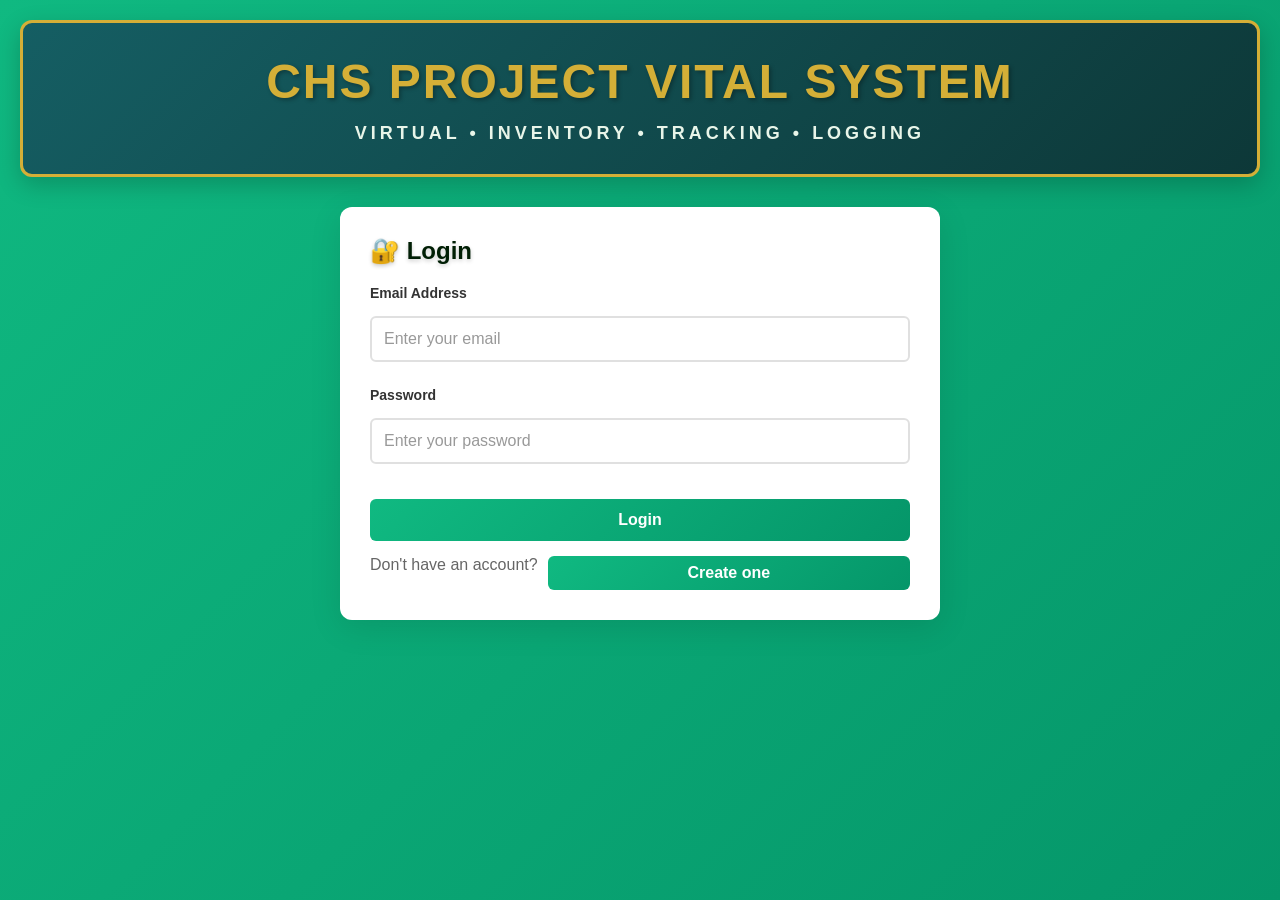
<file: dashboard_ci.html>
<!DOCTYPE html>
<html lang="en">
<head>
  <meta charset="UTF-8">
  <meta name="viewport" content="width=device-width, initial-scale=1.0">
  <title>CI Dashboard - Inventory Management</title>
  <link rel="stylesheet" href="style.css">
  <style>
    .tabs {
      display: flex;
      gap: 10px;
      margin-bottom: 20px;
      border-bottom: 2px solid #e0e0e0;
    }
    .tab-btn {
      padding: 12px 20px;
      background: transparent;
      border: none;
      border-bottom: 3px solid transparent;
      cursor: pointer;
      font-weight: 600;
      color: #666;
      transition: all 0.3s ease;
      position: relative;
    }
    .tab-btn.active {
      color: #10b981;
      border-bottom-color: #10b981;
    }
    .tab-btn .badge {
      position: absolute;
      top: -5px;
      right: -5px;
      background: #dc3545;
      color: white;
      border-radius: 50%;
      padding: 2px 6px;
      font-size: 11px;
      font-weight: bold;
    }
    .tab-content {
      display: none;
    }
    .tab-content.active {
      display: block;
    }
    .borrow-record {
      background: #f8f9fa;
      padding: 15px;
      margin: 10px 0;
      border-radius: 8px;
      border-left: 4px solid #ffc107;
    }
    .borrow-record.overdue {
      border-left-color: #dc3545;
    }
    .borrow-header {
      font-weight: 600;
      color: #333;
      margin-bottom: 8px;
    }
    .borrow-info {
      font-size: 14px;
      color: #666;
      line-height: 1.6;
    }
    .status-badge {
      display: inline-block;
      padding: 4px 12px;
      border-radius: 20px;
      font-size: 12px;
      font-weight: 600;
      margin-top: 8px;
    }
    .status-borrowed {
      background: #fff3cd;
      color: #856404;
    }
    .status-returned {
      background: #d4edda;
      color: #155724;
    }
    .warning {
      background: #fff3cd;
      padding: 15px;
      border-radius: 8px;
      color: #856404;
      margin-bottom: 20px;
      border-left: 4px solid #ffc107;
    }
  </style>
</head>
<body>

<!-- Page Header -->
<div class="page-header">
  <h1 class="header-title">CHS PROJECT VITAL SYSTEM</h1>
  <p class="header-subtitle">VIRTUAL • INVENTORY • TRACKING • LOGGING</p>
</div>

<div class="navbar">
  <h1>⚙️ Clinical Instructor Dashboard</h1>
  <div class="navbar-right">
    <span>Welcome, <strong id="userName"></strong></span>
    <button class="menu-toggle" onclick="toggleMenu()">☰</button>
  </div>
</div>

<!-- Hamburger Menu -->
<div id="sideMenu" class="side-menu">
  <button class="close-btn" onclick="toggleMenu()">✕</button>
  <div class="menu-content">
    <button onclick="openProfile()" class="menu-btn">👤 My Profile</button>
    <button onclick="changePassword()" class="menu-btn">🔐 Change Password</button>
    <hr style="margin: 10px 0; border: none; border-top: 1px solid #e0e0e0;">
    <button onclick="logout()" class="menu-btn" style="color: #dc3545;">🚪 Logout</button>
  </div>
</div>

<!-- Profile Modal -->
<div id="profileModal" class="modal">
  <div class="modal-content">
    <div class="modal-header">
      <h3>👤 My Profile</h3>
      <button class="close-btn" onclick="closeProfile()">✕</button>
    </div>
    <div class="modal-body">
      <div class="form-group">
        <label>Name</label>
        <input type="text" id="profileName" readonly>
      </div>
      <div class="form-group">
        <label>Email</label>
        <input type="email" id="profileEmail">
      </div>
      <div class="form-group">
        <label>Contact</label>
        <input type="tel" id="profileContact">
      </div>
      <div class="form-group">
        <label>Department</label>
        <input type="text" id="profileDepartment">
      </div>
      <button onclick="saveProfile()" style="background: linear-gradient(135deg, #10b981 0%, #059669 100%);">💾 Save Changes</button>
    </div>
  </div>
</div>

<!-- Password Change Modal -->
<div id="passwordModal" class="modal">
  <div class="modal-content" style="max-width: 400px;">
    <div class="modal-header">
      <h3>🔐 Change Password</h3>
      <button class="close-btn" onclick="closePassword()">✕</button>
    </div>
    <div class="modal-body">
      <div class="form-group">
        <label>Current Password</label>
        <input type="password" id="currentPassword" placeholder="Enter current password">
      </div>
      <div class="form-group">
        <label>New Password</label>
        <input type="password" id="newPassword" placeholder="Enter new password (min 6 chars)" minlength="6">
      </div>
      <div class="form-group">
        <label>Confirm Password</label>
        <input type="password" id="confirmPassword" placeholder="Confirm new password" minlength="6">
      </div>
      <button onclick="updatePassword()" style="background: linear-gradient(135deg, #10b981 0%, #059669 100%);">✓ Update Password</button>
    </div>
  </div>
</div>

<div class="container">
  <div class="tabs">
    <button class="tab-btn active" onclick="switchTab('inventory-tab')">📦 Inventory</button>
    <button class="tab-btn" onclick="switchTab('borrowed-tab')">🔄 Borrowed Items <span class="badge" id="borrowedCount" style="display:none;"></span></button>
    <button class="tab-btn" onclick="switchTab('scanner-tab')">📱 Scanner</button>
  </div>

  <!-- TAB 1: Inventory Management -->
  <div id="inventory-tab" class="tab-content active">
    <h3>➕ Add New Item</h3>
    
    <div class="form-group">
      <label for="item">Item Name</label>
      <input id="item" type="text" placeholder="e.g., Stethoscope" required>
    </div>
    
    <div class="form-group">
      <label for="size">Size/Variant</label>
      <input id="size" type="text" placeholder="e.g., Large, Adult" required>
    </div>
    
    <div class="form-group">
      <label for="code">Item Code</label>
      <input id="code" type="text" placeholder="e.g., STH-001" required>
    </div>
    
    <div class="form-group">
      <label for="stock">Stock Quantity</label>
      <input id="stock" type="number" placeholder="Enter quantity" min="0" required>
    </div>
    
    <div class="form-group">
      <label for="type">Item Type</label>
      <input id="type" type="text" placeholder="e.g., Medical Equipment" required>
    </div>
    
    <div class="form-group">
      <label for="location">Storage Location</label>
      <input id="location" type="text" placeholder="e.g., Cabinet A1, Shelf B2" required>
    </div>
    
    <button onclick="addItem()">Add Item</button>

    <h3 style="margin-top: 30px;">📋 Inventory List</h3>
    <div style="overflow-x: auto;">
      <table id="inventoryTable" border="1"></table>
    </div>
  </div>

  <!-- TAB 2: Borrowed Items -->
  <div id="borrowed-tab" class="tab-content">
    <h3>🔄 Borrowed Items Tracking</h3>
    
    <div id="warningContainer"></div>

    <h4 style="margin-top: 20px;">📤 Currently Borrowed</h4>
    <div id="borrowedList"></div>

    <h4 style="margin-top: 30px;">✅ Returned Items</h4>
    <div id="returnedList"></div>
  </div>

  <!-- TAB 3: Scanner -->
  <div id="scanner-tab" class="tab-content">
    <h3>📱 Scan QR Code</h3>
    <p style="color: #666; margin-bottom: 15px;">Scanning process:
      <br> • <strong>First scan:</strong> Confirms borrow, reduces stock
      <br> • <strong>Second scan (on return):</strong> Confirms return, restores stock
    </p>
    <a href="scanner.html" class="btn-primary" style="display: inline-block;">Open Scanner</a>
  </div>
</div>

<script src="app.js"></script>
<script>
let currentData = [];

// Hamburger Menu Functions
function toggleMenu(){
  const menu = document.getElementById("sideMenu");
  menu.classList.toggle("active");
}

function closeMenu(){
  const menu = document.getElementById("sideMenu");
  menu.classList.remove("active");
}

// Close menu when clicking outside
document.addEventListener("click", function(event) {
  const menu = document.getElementById("sideMenu");
  const menuToggle = document.querySelector(".menu-toggle");
  const isClickOnMenu = menu && menu.contains(event.target);
  const isClickOnToggle = menuToggle && (event.target === menuToggle || menuToggle.contains(event.target));
  
  if(!isClickOnMenu && !isClickOnToggle && menu.classList.contains("active")) {
    menu.classList.remove("active");
  }
});

// Profile Functions
function openProfile(){
  closeMenu();
  const profileModal = document.getElementById("profileModal");
  const userID = localStorage.getItem("userID");
  
  if(!profileModal) {
    console.error("Profile modal not found in DOM");
    showNotification("Error: Profile modal not found", "error");
    return;
  }
  
  // Show modal first
  profileModal.style.display = "flex";
  
  // Then fetch data
  fetch(API, {
    method:"POST",
    body:new URLSearchParams({
      action:"getUserProfile",
      userID:userID
    })
  })
  .then(res=>res.json())
  .then(data=>{
    if(data.status === "success"){
      document.getElementById("profileName").value = data.name || "";
      document.getElementById("profileEmail").value = data.email || "";
      document.getElementById("profileContact").value = data.contact || "";
      document.getElementById("profileDepartment").value = data.department || "";
    } else {
      console.error("Profile error:", data);
      showNotification("Could not load profile data", "info");
    }
  })
  .catch(error => {
    console.error("Error loading profile:", error);
    showNotification("Error loading profile", "error");
  });
}

function closeProfile(){
  document.getElementById("profileModal").style.display = "none";
}

function saveProfile(){
  const userID = localStorage.getItem("userID");
  
  fetch(API, {
    method:"POST",
    body:new URLSearchParams({
      action:"updateUserProfile",
      userID:userID,
      email:document.getElementById("profileEmail").value,
      contact:document.getElementById("profileContact").value,
      department:document.getElementById("profileDepartment").value
    })
  })
  .then(res=>res.json())
  .then(data=>{
    if(data.status === "success"){
      showNotification("✓ Profile updated successfully!", "success");
      closeProfile();
    } else {
      showNotification("Error updating profile", "error");
    }
  })
  .catch(error => {
    console.error("Error:", error);
    showNotification("Failed to update profile", "error");
  });
}

// Password Change Functions
function changePassword(){
  closeMenu();
  document.getElementById("passwordModal").style.display = "flex";
}

function closePassword(){
  document.getElementById("passwordModal").style.display = "none";
  document.getElementById("currentPassword").value = "";
  document.getElementById("newPassword").value = "";
  document.getElementById("confirmPassword").value = "";
}

function updatePassword(){
  const newPassword = document.getElementById("newPassword").value;
  const confirmPassword = document.getElementById("confirmPassword").value;
  
  if(newPassword !== confirmPassword){
    showNotification("Passwords do not match", "error");
    return;
  }
  
  if(newPassword.length < 6){
    showNotification("Password must be at least 6 characters", "error");
    return;
  }
  
  const userID = localStorage.getItem("userID");
  
  fetch(API, {
    method:"POST",
    body:new URLSearchParams({
      action:"changePassword",
      userID:userID,
      currentPassword:document.getElementById("currentPassword").value,
      newPassword:newPassword
    })
  })
  .then(res=>res.json())
  .then(data=>{
    if(data.status === "success"){
      showNotification("✓ Password changed successfully!", "success");
      closePassword();
    } else {
      showNotification(data.message || "Failed to change password", "error");
    }
  })
  .catch(error => {
    console.error("Error:", error);
    showNotification("Error changing password", "error");
  });
}

// Check authentication
function checkAuth() {
  if (!localStorage.getItem("userID")) {
    window.location = "login.html";
  } else {
    document.getElementById("userName").textContent = localStorage.getItem("userName") || "User";
  }
}

function switchTab(tabName) {
  document.querySelectorAll('.tab-content').forEach(tab => tab.classList.remove('active'));
  document.querySelectorAll('.tab-btn').forEach(btn => btn.classList.remove('active'));
  
  document.getElementById(tabName).classList.add('active');
  event.target.classList.add('active');
  
  if(tabName === 'borrowed-tab') {
    loadBorrowedItemsTracking();
  }
}

function loadItems(){
  fetch(API,{
    method:"POST",
    body:new URLSearchParams({action:"getItems"})
  })
  .then(res=>res.json())
  .then(data=>{
    currentData = data;
    let table = document.getElementById("inventoryTable");

    if (!data || data.length <= 1) {
      table.innerHTML = "<tr><td colspan='7' style='text-align:center; color:#999;'>No items in inventory</td></tr>";
      return;
    }

    table.innerHTML = `
      <thead>
        <tr>
          <th>Item</th>
          <th>Size</th>
          <th>Code</th>
          <th>Stock</th>
          <th>Type</th>
          <th>Location</th>
          <th>Actions</th>
        </tr>
      </thead>
      <tbody></tbody>
    `;

    const tbody = table.querySelector('tbody');
    // Skip header row (index 0)
    for(let i = 1; i < data.length; i++) {
      const row = data[i];
      const tr = document.createElement('tr');
      tr.innerHTML = `
        <td contenteditable onblur="updateField(${i},1,this.innerText)" class="edit-cell">${row[1] || ''}</td>
        <td contenteditable onblur="updateField(${i},2,this.innerText)" class="edit-cell">${row[2] || ''}</td>
        <td contenteditable onblur="updateField(${i},3,this.innerText)" class="edit-cell">${row[3] || ''}</td>
        <td contenteditable onblur="updateField(${i},4,this.innerText)" class="edit-cell">${row[4] || ''}</td>
        <td contenteditable onblur="updateField(${i},5,this.innerText)" class="edit-cell">${row[5] || ''}</td>
        <td contenteditable onblur="updateField(${i},6,this.innerText)" class="edit-cell">${row[6] || ''}</td>
        <td>
          <button class="btn-danger" onclick="deleteItem(${i})" style="width: 100%; padding: 8px; margin: 0;">Delete</button>
        </td>
      `;
      tbody.appendChild(tr);
    }
  })
  .catch(error => {
    console.error("Error loading items:", error);
    showNotification("Failed to load inventory", "error");
  });
}

function updateField(index, col, value){
  fetch(API,{
    method:"POST",
    body:new URLSearchParams({
      action:"updateItem",
      row:index,
      col:col,
      value:value
    })
  })
  .then(res=>res.json())
  .then(data=>{
    if (data.status !== "success") {
      showNotification("Failed to update item", "error");
      loadItems();
    }
  })
  .catch(error => {
    console.error("Error:", error);
    showNotification("Error updating item", "error");
  });
}

function deleteItem(index){
  if(confirm("Are you sure you want to delete this item? This action cannot be undone.")){
    fetch(API,{
      method:"POST",
      body:new URLSearchParams({
        action:"deleteItem",
        row:index
      })
    })
    .then(res=>res.json())
    .then(data=>{
      if (data.status === "success") {
        showNotification("Item deleted successfully", "success");
        loadItems();
      } else {
        showNotification("Failed to delete item", "error");
      }
    })
    .catch(error => {
      console.error("Error:", error);
      showNotification("Error deleting item", "error");
    });
  }
}

function addItem(){
  const item = document.getElementById('item').value.trim();
  const size = document.getElementById('size').value.trim();
  const code = document.getElementById('code').value.trim();
  const stock = document.getElementById('stock').value.trim();
  const type = document.getElementById('type').value.trim();
  const location = document.getElementById('location').value.trim();

  if (!item || item === '') {
    showNotification("Please enter item name", "error");
    return;
  }

  if (!size || size === '') {
    showNotification("Please enter size/variant", "error");
    return;
  }

  if (!code || code === '') {
    showNotification("Please enter item code", "error");
    return;
  }

  if (!stock || stock === '') {
    showNotification("Please enter stock quantity", "error");
    return;
  }

  if (isNaN(stock) || parseInt(stock) < 0) {
    showNotification("Stock must be a valid positive number", "error");
    return;
  }

  if (!type || type === '') {
    showNotification("Please enter item type", "error");
    return;
  }

  if (!location || location === '') {
    showNotification("Please enter storage location", "error");
    return;
  }

  const button = event.target;
  button.setAttribute('data-original-text', button.textContent);
  setLoading(button, true);

  fetch(API,{
    method:"POST",
    body:new URLSearchParams({
      action:"addItem",
      item:item,
      size:size,
      code:code,
      stock:stock,
      type:type,
      location:location,
      owner:localStorage.getItem("userID")
    })
  })
  .then(res=>res.json())
  .then(data=>{
    setLoading(button, false);
    if (data.status === "success") {
      showNotification("Item added successfully!", "success");
      document.getElementById('item').value = "";
      document.getElementById('size').value = "";
      document.getElementById('code').value = "";
      document.getElementById('stock').value = "";
      document.getElementById('type').value = "";
      document.getElementById('location').value = "";
      loadItems();
    } else {
      showNotification(data.message || "Failed to add item", "error");
    }
  })
  .catch(error => {
    setLoading(button, false);
    console.error("Error:", error);
    showNotification("Error adding item", "error");
  });
}

function loadBorrowedItemsTracking(){
  fetch(API,{
    method:"POST",
    body:new URLSearchParams({action:"getAllBorrows"})
  })
  .then(res=>{
    if(!res.ok) throw new Error(`HTTP error! status: ${res.status}`);
    return res.json();
  })
  .then(data=>{
    let borrowedList = document.getElementById("borrowedList");
    let returnedList = document.getElementById("returnedList");
    let warningContainer = document.getElementById("warningContainer");
    borrowedList.innerHTML = "";
    returnedList.innerHTML = "";
    warningContainer.innerHTML = "";

    if (!data || data.length === 0 || data.error) {
      borrowedList.innerHTML = "<p style='text-align:center; color:#999;'>No borrowed items</p>";
      return;
    }

    let overduCount = 0;
    let borrowedCount = 0;

    data.forEach(record => {
      const student = record[1];
      const studentName = record[2];
      const items = record[3];
      const borrowDate = new Date(record[4]);
      const returnDate = new Date(record[5]);
      const status = record[6];
      const now = new Date();
      const isOverdue = returnDate < now && status === "Borrowed";

      if(isOverdue) overduCount++;
      if(status === "Borrowed") borrowedCount++;

      if(status === "Borrowed") {
        borrowedList.innerHTML += `
          <div class="borrow-record ${isOverdue ? 'overdue' : ''}">
            <div class="borrow-header">${items}${isOverdue ? ' ⚠️ OVERDUE' : ''}</div>
            <div class="borrow-info">
              <p><strong>Student Name:</strong> ${studentName}</p>
              <p><strong>Borrowed:</strong> ${borrowDate.toLocaleString()}</p>
              <p><strong>Return Date:</strong> ${returnDate.toLocaleString()}</p>
              <span class="status-badge status-borrowed">Borrowed</span>
            </div>
          </div>
        `;
      } else if(status === "Returned") {
        returnedList.innerHTML += `
          <div class="borrow-record">
            <div class="borrow-header">${items}</div>
            <div class="borrow-info">
              <p><strong>Student Name:</strong> ${studentName}</p>
              <p><strong>Returned:</strong> ${borrowDate.toLocaleString()}</p>
              <span class="status-badge status-returned">✓ Returned</span>
            </div>
          </div>
        `;
      }
    });

    if(borrowedCount > 0) {
      document.getElementById('borrowedCount').textContent = borrowedCount;
      document.getElementById('borrowedCount').style.display = 'inline-block';
    }

    if(overduCount > 0) {
      warningContainer.innerHTML = `<div class="warning">⚠️ <strong>${overduCount} item(s) overdue!</strong> Please follow up with students.</div>`;
    }

    if(borrowedList.innerHTML === "") {
      borrowedList.innerHTML = "<p style='text-align:center; color:#999;'>No items currently borrowed</p>";
    }
    if(returnedList.innerHTML === "") {
      returnedList.innerHTML = "<p style='text-align:center; color:#999;'>No returned items yet</p>";
    }
  })
  .catch(error => {
    console.error("Error loading borrow records:", error);
    document.getElementById("borrowedList").innerHTML = "<p style='text-align:center; color:#dc3545;'>❌ Error loading records</p>";
    showNotification("Failed to load borrow records", "error");
  });
}

checkAuth();
loadItems();
</script>

</body>
</html>
</file>
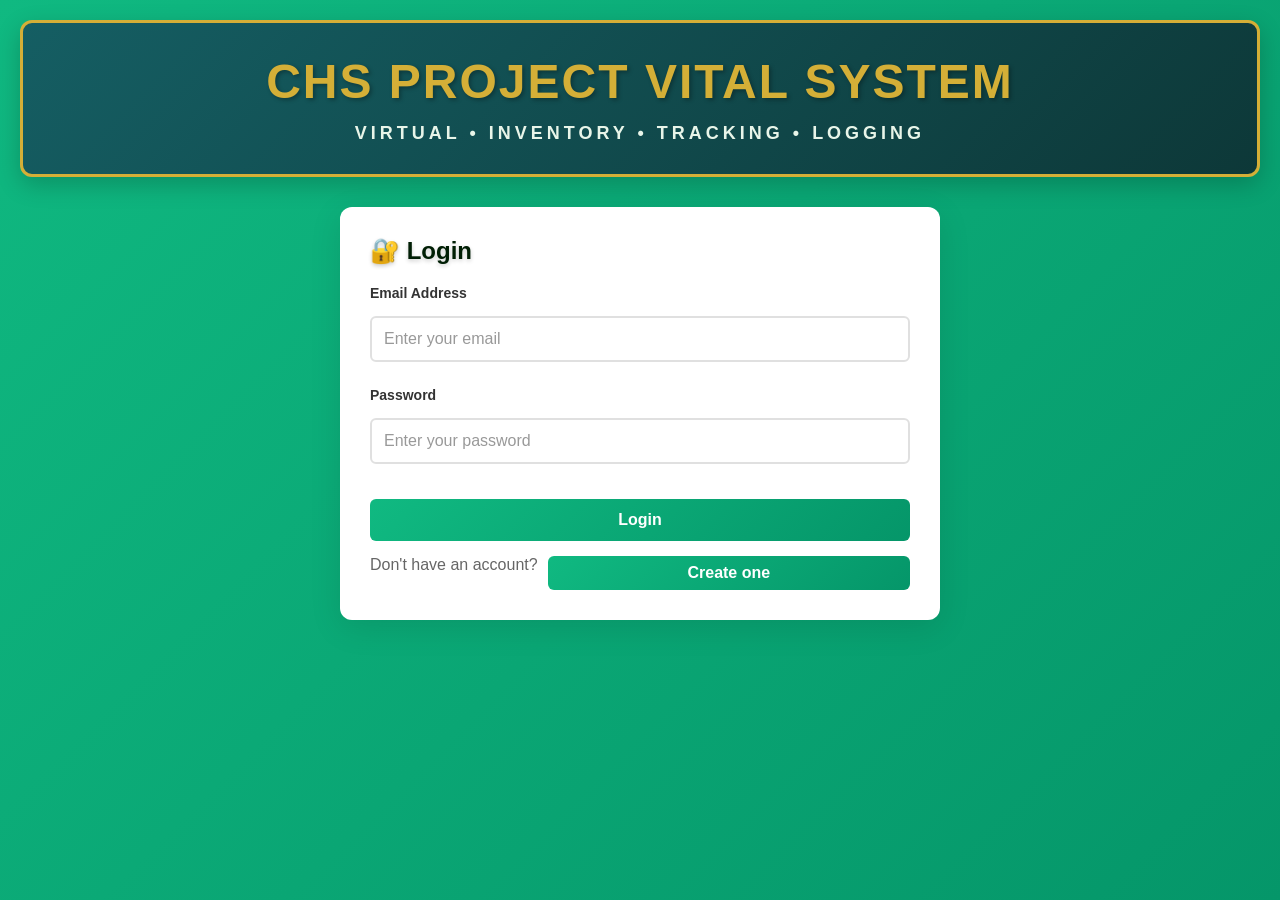
<file: login.html>
<!DOCTYPE html>
<html lang="en">
<head>
  <meta charset="UTF-8">
  <meta name="viewport" content="width=device-width, initial-scale=1.0">
  <title>Login - Inventory Management System</title>
  <link rel="stylesheet" href="style.css">
</head>
<body>

<!-- Page Header -->
<div class="page-header">
  <h1 class="header-title">CHS PROJECT VITAL SYSTEM</h1>
  <p class="header-subtitle">VIRTUAL • INVENTORY • TRACKING • LOGGING</p>
</div>

<div class="container">
  <h2>🔐 Login</h2>
  
  <div class="form-group">
    <label for="email">Email Address</label>
    <input id="email" type="email" placeholder="Enter your email" required>
  </div>
  
  <div class="form-group">
    <label for="password">Password</label>
    <input id="password" type="password" placeholder="Enter your password" required>
  </div>
  
  <button onclick="login()">Login</button>
  
  <div class="auth-buttons" style="justify-content: center; gap: 10px;">
    <span style="color: #666;">Don't have an account?</span>
    <a href="register.html" style="padding: 8px 16px; margin-top: 0;">Create one</a>
  </div>
</div>

<script src="app.js"></script>
</body>
</html>
</file>
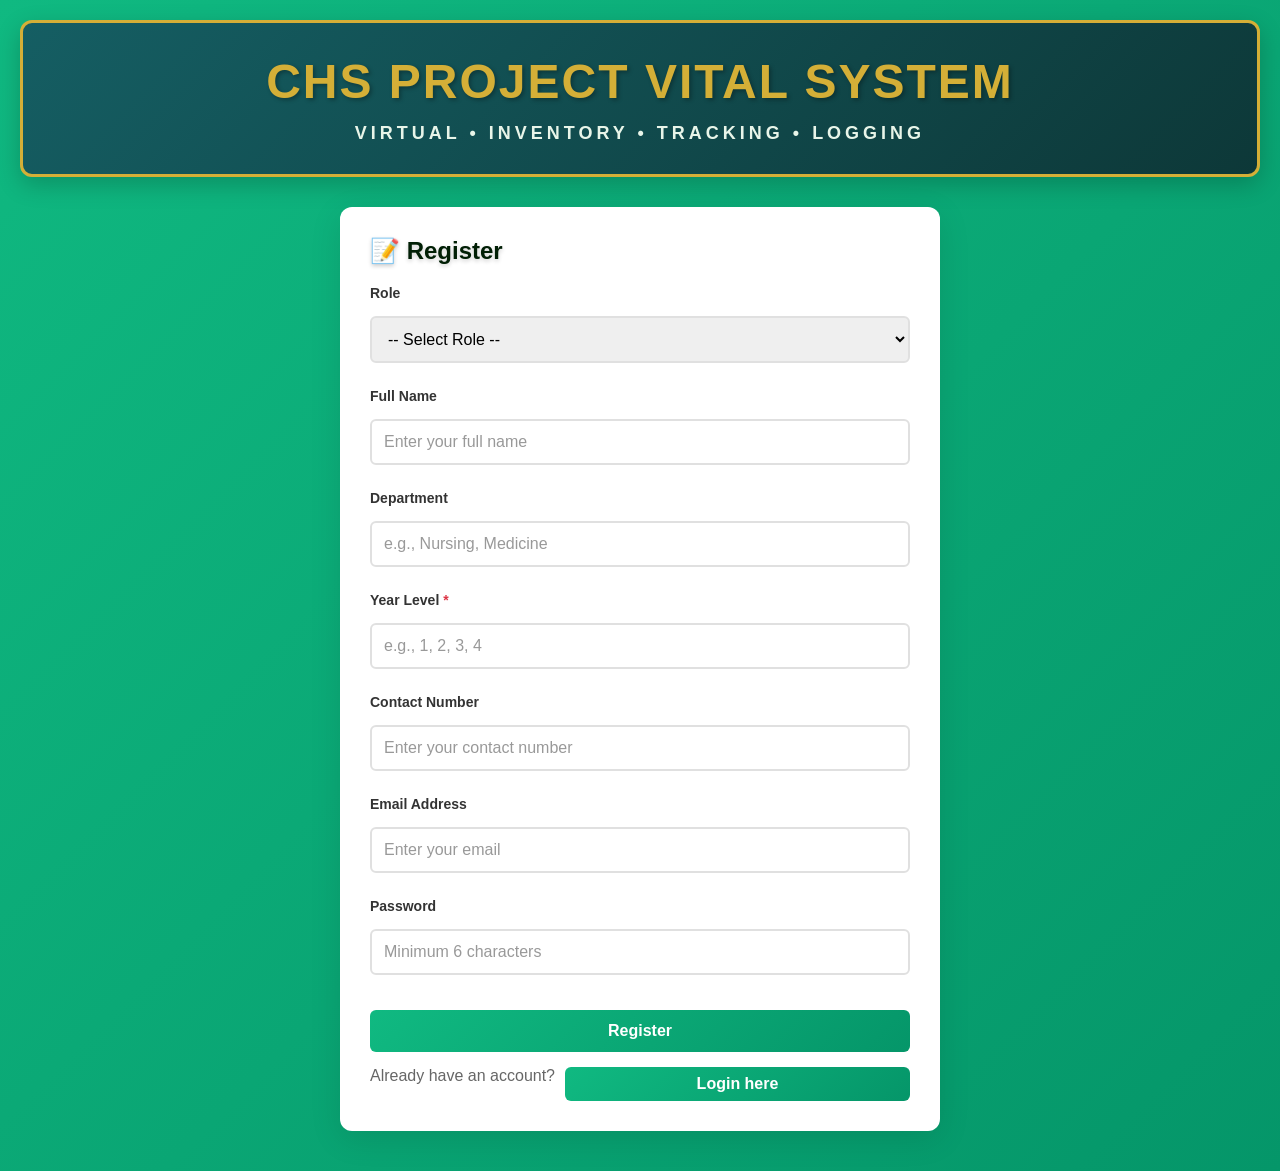
<file: register.html>
<!DOCTYPE html>
<html lang="en">
<head>
  <meta charset="UTF-8">
  <meta name="viewport" content="width=device-width, initial-scale=1.0">
  <title>Register - Inventory Management System</title>
  <link rel="stylesheet" href="style.css">
</head>
<body>

<!-- Page Header -->
<div class="page-header">
  <h1 class="header-title">CHS PROJECT VITAL SYSTEM</h1>
  <p class="header-subtitle">VIRTUAL • INVENTORY • TRACKING • LOGGING</p>
</div>

<div class="container">
  <h2>📝 Register</h2>
  
  <div class="form-group">
    <label for="role">Role</label>
    <select id="role" onchange="updateYearLevelRequired()" required>
      <option value="">-- Select Role --</option>
      <option value="Student">Student</option>
      <option value="Clinical Instructor">Clinical Instructor</option>
    </select>
  </div>

  <div class="form-group">
    <label for="name">Full Name</label>
    <input id="name" type="text" placeholder="Enter your full name" required>
  </div>

  <div class="form-group">
    <label for="department">Department</label>
    <input id="department" type="text" placeholder="e.g., Nursing, Medicine" required>
  </div>

  <div class="form-group">
    <label for="year">Year Level <span id="yearRequired" style="color: #dc3545;">*</span></label>
    <input id="year" type="number" placeholder="e.g., 1, 2, 3, 4" min="1" max="6">
  </div>

  <div class="form-group">
    <label for="contact">Contact Number</label>
    <input id="contact" type="tel" placeholder="Enter your contact number" required>
  </div>

  <div class="form-group">
    <label for="email">Email Address</label>
    <input id="email" type="email" placeholder="Enter your email" required>
  </div>

  <div class="form-group">
    <label for="password">Password</label>
    <input id="password" type="password" placeholder="Minimum 6 characters" minlength="6" required>
  </div>

  <button onclick="register()">Register</button>
  
  <div class="auth-buttons" style="justify-content: center; gap: 10px;">
    <span style="color: #666;">Already have an account?</span>
    <a href="login.html" style="padding: 8px 16px; margin-top: 0;">Login here</a>
  </div>
</div>

<script src="app.js"></script>
<script>
function updateYearLevelRequired() {
  const role = document.getElementById("role").value;
  const yearInput = document.getElementById("year");
  const yearRequired = document.getElementById("yearRequired");
  
  if (role === "Student") {
    yearInput.setAttribute("required", "");
    yearRequired.style.display = "inline";
  } else if (role === "Clinical Instructor") {
    yearInput.removeAttribute("required");
    yearRequired.style.display = "none";
  }
}

// Initialize on page load
document.addEventListener("DOMContentLoaded", updateYearLevelRequired);
</script>
</body>
</html>
</file>
<file: style.css>
* {
  margin: 0;
  padding: 0;
  box-sizing: border-box;
}

body{
  font-family: 'Segoe UI', Tahoma, Geneva, Verdana, sans-serif;
  background: linear-gradient(135deg, #10b981 0%, #059669 100%);
  min-height: 100vh;
  padding: 20px;
}

/* Header Styling */
.page-header {
  background: linear-gradient(135deg, #155e63 0%, #0d3838 100%);
  padding: 30px 20px;
  border-radius: 12px;
  margin-bottom: 30px;
  text-align: center;
  box-shadow: 0 8px 24px rgba(0,0,0,0.2);
  border: 3px solid #d4af37;
}

.header-title {
  font-size: 48px;
  font-weight: 900;
  color: #d4af37;
  margin: 0;
  letter-spacing: 2px;
  text-shadow: 2px 2px 4px rgba(0,0,0,0.3);
  line-height: 1.2;
}

.header-subtitle {
  font-size: 18px;
  color: #e8f5e9;
  margin: 12px 0 0 0;
  letter-spacing: 4px;
  font-weight: 600;
}

@media (max-width: 768px) {
  .page-header {
    padding: 20px 15px;
    margin-bottom: 20px;
  }
  
  .header-title {
    font-size: 32px;
  }
  
  .header-subtitle {
    font-size: 14px;
    letter-spacing: 2px;
  }
}

@media (max-width: 480px) {
  .page-header {
    padding: 15px 10px;
    margin-bottom: 15px;
  }
  
  .header-title {
    font-size: 24px;
  }
  
  .header-subtitle {
    font-size: 12px;
    letter-spacing: 1px;
  }
}

.navbar {
  background: white;
  padding: 15px 20px;
  box-shadow: 0 2px 10px rgba(0,0,0,0.1);
  margin-bottom: 30px;
  border-radius: 8px;
  display: flex;
  justify-content: space-between;
  align-items: center;
}

.navbar h1 {
  color: #333;
  font-size: 24px;
}

.navbar-right {
  display: flex;
  gap: 15px;
  align-items: center;
}

.navbar-right span {
  color: #666;
  font-weight: 500;
}

.navbar-right button {
  padding: 8px 16px;
  background: #dc3545;
  color: white;
  border: none;
  border-radius: 5px;
  cursor: pointer;
  font-weight: 500;
  transition: all 0.3s ease;
}

.navbar-right button:hover {
  background: #c82333;
  transform: translateY(-2px);
}

/* Hamburger Menu */
.menu-toggle {
  background: transparent !important;
  color: #333 !important;
  font-size: 24px !important;
  padding: 0 !important;
  margin: 0 !important;
  border: none !important;
  cursor: pointer;
  width: auto !important;
}

.side-menu {
  position: fixed;
  left: -300px;
  top: 0;
  width: 300px;
  height: 100vh;
  background: linear-gradient(135deg, #10b981 0%, #059669 100%);
  box-shadow: 2px 0 10px rgba(0,0,0,0.1);
  z-index: 999;
  transition: left 0.3s ease;
  padding-top: 20px;
  display: none;
}

.side-menu.active {
  left: 0;
  display: block;
}

.side-menu .close-btn {
  position: absolute;
  top: 10px;
  right: 10px;
  background: transparent;
  border: none;
  font-size: 20px;
  cursor: pointer;
  color: white;
}

.side-menu .menu-content {
  padding: 20px;
  display: flex;
  flex-direction: column;
  gap: 10px;
}

.side-menu .menu-btn {
  padding: 12px;
  background: rgba(255, 255, 255, 0.15);
  border: 1px solid rgba(255, 255, 255, 0.3);
  border-radius: 6px;
  cursor: pointer;
  text-align: left;
  font-weight: 600;
  transition: all 0.2s ease;
  width: 100%;
  color: white;
}

.side-menu .menu-btn:hover {
  background: rgba(255, 255, 255, 0.25);
  transform: translateX(5px);
}

/* Modal Styles */
.modal {
  display: none;
  position: fixed;
  z-index: 1000;
  left: 0;
  top: 0;
  width: 100%;
  height: 100%;
  background: rgba(0,0,0,0.5);
  animation: fadeIn 0.3s ease;
}

.modal.active {
  display: flex;
  justify-content: center;
  align-items: center;
  padding: 20px;
}

.modal-content {
  background: white;
  border-radius: 12px;
  box-shadow: 0 8px 32px rgba(0,0,0,0.2);
  max-width: 500px;
  width: 100%;
  max-height: 90vh;
  overflow-y: auto;
}

.modal-header {
  display: flex;
  justify-content: space-between;
  align-items: center;
  padding: 20px;
  border-bottom: 1px solid #e0e0e0;
  background: linear-gradient(135deg, #10b981 0%, #059669 100%);
  border-radius: 12px 12px 0 0;
}

.modal-header h3 {
  color: white;
  margin: 0;
  font-size: 20px;
}

.modal-header .close-btn {
  background: transparent;
  border: none;
  font-size: 24px;
  cursor: pointer;
  color: white;
}

.modal-body {
  padding: 30px 20px;
  background: white;
  color: #333;
}

@keyframes fadeIn {
  from {
    opacity: 0;
  }
  to {
    opacity: 1;
  }
}

h1, h2, h3 {
  color:  rgb(1, 31, 5);
  margin-bottom: 20px;
  text-shadow: 0 2px 4px rgba(0,0,0,0.2);
}

.container {
  max-width: 600px;
  margin: 20px auto;
  background: white;
  padding: 30px;
  border-radius: 12px;
  box-shadow: 0 8px 32px rgba(0,0,0,0.1);
  animation: slideIn 0.4s ease;
}

@keyframes slideIn {
  from {
    opacity: 0;
    transform: translateY(20px);
  }
  to {
    opacity: 1;
    transform: translateY(0);
  }
}

.auth-buttons {
  display: flex;
  gap: 10px;
  margin-top: 15px;
}

.auth-buttons button, .auth-buttons a {
  flex: 1;
  padding: 12px;
  border: none;
  border-radius: 6px;
  cursor: pointer;
  font-size: 16px;
  font-weight: 600;
  transition: all 0.3s ease;
  text-decoration: none;
  text-align: center;
  display: inline-block;
}

.btn-primary {
  background: linear-gradient(135deg, #10b981 0%, #059669 100%);
  color: white;
}

.btn-primary:hover {
  transform: translateY(-2px);
  box-shadow: 0 5px 15px rgba(16, 185, 129, 0.4);
}

.btn-secondary {
  background: #6c757d;
  color: white;
}

.btn-secondary:hover {
  background: #5a6268;
  transform: translateY(-2px);
}

.btn-danger {
  background: #dc3545;
  color: white;
}

.btn-danger:hover {
  background: #c82333;
  transform: translateY(-2px);
}

.btn-success {
  background: #28a745;
  color: white;
}

.btn-success:hover {
  background: #218838;
  transform: translateY(-2px);
}

button {
  background: linear-gradient(135deg, #10b981 0%, #059669 100%);
  color: white;
  border: none;
  padding: 12px 16px;
  width: 100%;
  border-radius: 6px;
  font-size: 16px;
  font-weight: 600;
  cursor: pointer;
  transition: all 0.3s ease;
  margin-top: 10px;
}

button:hover:not(:disabled) {
  transform: translateY(-2px);
  box-shadow: 0 5px 15px rgba(16, 185, 129, 0.4);
}

button:disabled {
  opacity: 0.6;
  cursor: not-allowed;
}

input, select, textarea {
  width: 100%;
  padding: 12px;
  margin: 10px 0;
  border: 2px solid #e0e0e0;
  border-radius: 6px;
  font-size: 16px;
  transition: border-color 0.3s ease;
  font-family: inherit;
}

input:focus, select:focus, textarea:focus {
  outline: none;
  border-color: #10b981;
  box-shadow: 0 0 0 3px rgba(16, 185, 129, 0.1);
}

input::placeholder {
  color: #999;
}

label {
  display: block;
  margin: 10px 0 5px 0;
  color: #333;
  font-weight: 600;
  font-size: 14px;
}

.form-group {
  margin-bottom: 15px;
}

table {
  width: 100%;
  border-collapse: collapse;
  margin-top: 15px;
  background: white;
  border-radius: 8px;
  overflow: hidden;
}

thead {
  background: linear-gradient(135deg, #10b981 0%, #059669 100%);
  color: white;
}

th {
  padding: 15px;
  text-align: left;
  font-weight: 600;
  text-transform: uppercase;
  font-size: 12px;
  letter-spacing: 0.5px;
}

td {
  padding: 12px 15px;
  border-bottom: 1px solid #e0e0e0;
}

tr:hover {
  background: #f5f5f5;
  transition: background 0.2s ease;
}

tbody tr:last-child td {
  border-bottom: none;
}

/* Contenteditable cells styling */
td[contenteditable] {
  cursor: text;
  background: #fffacd;
  border-radius: 4px;
  padding: 10px;
}

td[contenteditable]:hover {
  background: #ffeb99;
}

.notification {
  position: fixed;
  top: 20px;
  right: 20px;
  padding: 16px 24px;
  border-radius: 8px;
  color: white;
  font-weight: 600;
  z-index: 1000;
  opacity: 0;
  transform: translateX(400px);
  transition: all 0.3s ease;
  max-width: 400px;
  box-shadow: 0 8px 24px rgba(0,0,0,0.15);
}

.notification.show {
  opacity: 1;
  transform: translateX(0);
}

.notification-success {
  background: linear-gradient(135deg, #28a745 0%, #20c997 100%);
}

.notification-error {
  background: linear-gradient(135deg, #dc3545 0%, #fd7e14 100%);
}

.notification-info {
  background: linear-gradient(135deg, #10b981 0%, #059669 100%);
}

.qr-container {
  text-align: center;
  margin: 20px 0;
  padding: 20px;
  background: #f8f9fa;
  border-radius: 8px;
}

#qrcode {
  max-width: 300px;
  margin: 0 auto;
  display: block;
}

#reader {
  width: 100%;
  max-width: 500px;
  margin: 20px auto;
}

.item-checkbox {
  margin-right: 10px;
  cursor: pointer;
}

.items-list {
  max-height: 400px;
  overflow-y: auto;
  padding: 10px;
  background: #f8f9fa;
  border-radius: 6px;
  margin: 15px 0;
}

.item-label {
  display: flex;
  align-items: center;
  padding: 10px;
  margin: 5px 0;
  background: white;
  border-radius: 5px;
  cursor: pointer;
  transition: all 0.2s ease;
}

.item-label:hover {
  background: #e8eff5;
  transform: translateX(5px);
}

a {
  color: #10b981;
  text-decoration: none;
  font-weight: 600;
  transition: color 0.3s ease;
}

a:hover {
  color: #059669;
  text-decoration: underline;
}

.container a {
  display: inline-block;
  padding: 12px 24px;
  background: linear-gradient(135deg, #10b981 0%, #059669 100%);
  color: white !important;
  border-radius: 6px;
  margin-top: 10px;
  text-decoration: none !important;
}

.container a:hover {
  transform: translateY(-2px);
  box-shadow: 0 5px 15px rgba(16, 185, 129, 0.4);
  text-decoration: none;
}

/* Responsive Design */
@media (max-width: 768px) {
  * {
    margin: 0;
    padding: 0;
  }
  
  body {
    padding: 10px;
  }
  
  .container {
    max-width: 100%;
    padding: 15px;
    margin: 0;
    border-radius: 8px;
  }
  
  .navbar {
    flex-direction: column;
    align-items: flex-start;
    gap: 12px;
    padding: 12px;
  }
  
  .navbar h1 {
    font-size: 18px;
  }
  
  .navbar-right {
    flex-direction: column;
    align-items: flex-start;
    width: 100%;
    gap: 8px;
  }
  
  .navbar-right button {
    width: 100%;
    padding: 10px;
  }
  
  h1, h2, h3 {
    font-size: 16px;
    margin-bottom: 12px;
  }
  
  .form-group {
    margin-bottom: 12px;
  }
  
  input, select, textarea {
    font-size: 16px;
    padding: 10px;
    margin: 8px 0;
  }
  
  label {
    font-size: 13px;
    margin: 8px 0 4px 0;
  }
  
  button {
    padding: 10px 12px;
    font-size: 14px;
    width: 100%;
  }
  
  table {
    font-size: 12px;
  }
  
  td, th {
    padding: 6px;
  }
  
  .notification {
    left: 8px;
    right: 8px;
    top: 10px;
    max-width: none;
    font-size: 13px;
    padding: 12px 16px;
  }
  
  .tab-btn {
    padding: 10px 12px;
    font-size: 12px;
  }
  
  .borrowed-item {
    padding: 12px;
    margin: 8px 0;
  }
  
  .borrowed-item-header {
    font-size: 14px;
  }
  
  .borrowed-item-info {
    font-size: 12px;
  }
  
  .items-list {
    max-height: 300px;
    margin: 10px 0;
  }
  
  .item-label {
    padding: 8px;
    margin: 4px 0;
    font-size: 13px;
  }
  
  #qrcode {
    max-width: 250px;
  }
  
  #reader {
    max-width: 100% !important;
    margin: 10px 0;
  }
}

@media (max-width: 480px) {
  body {
    padding: 8px;
  }
  
  .container {
    padding: 12px;
  }
  
  .navbar {
    gap: 10px;
    padding: 10px;
  }
  
  .navbar h1 {
    font-size: 16px;
  }
  
  h1, h2, h3 {
    font-size: 14px;
  }
  
  input, select, textarea {
    font-size: 16px;
    padding: 8px;
  }
  
  button {
    padding: 8px 10px;
    font-size: 12px;
  }
  
  .tab-btn {
    padding: 8px 10px;
    font-size: 11px;
    flex: 1;
  }
  
  .borrowed-item {
    padding: 10px;
    margin: 6px 0;
  }
  
  .notification {
    font-size: 12px;
    padding: 10px 12px;
  }
  
  .side-menu {
    width: 80%;
    left: -80%;
  }
  
  .modal-content {
    max-width: 90%;
  }
}
</file>
